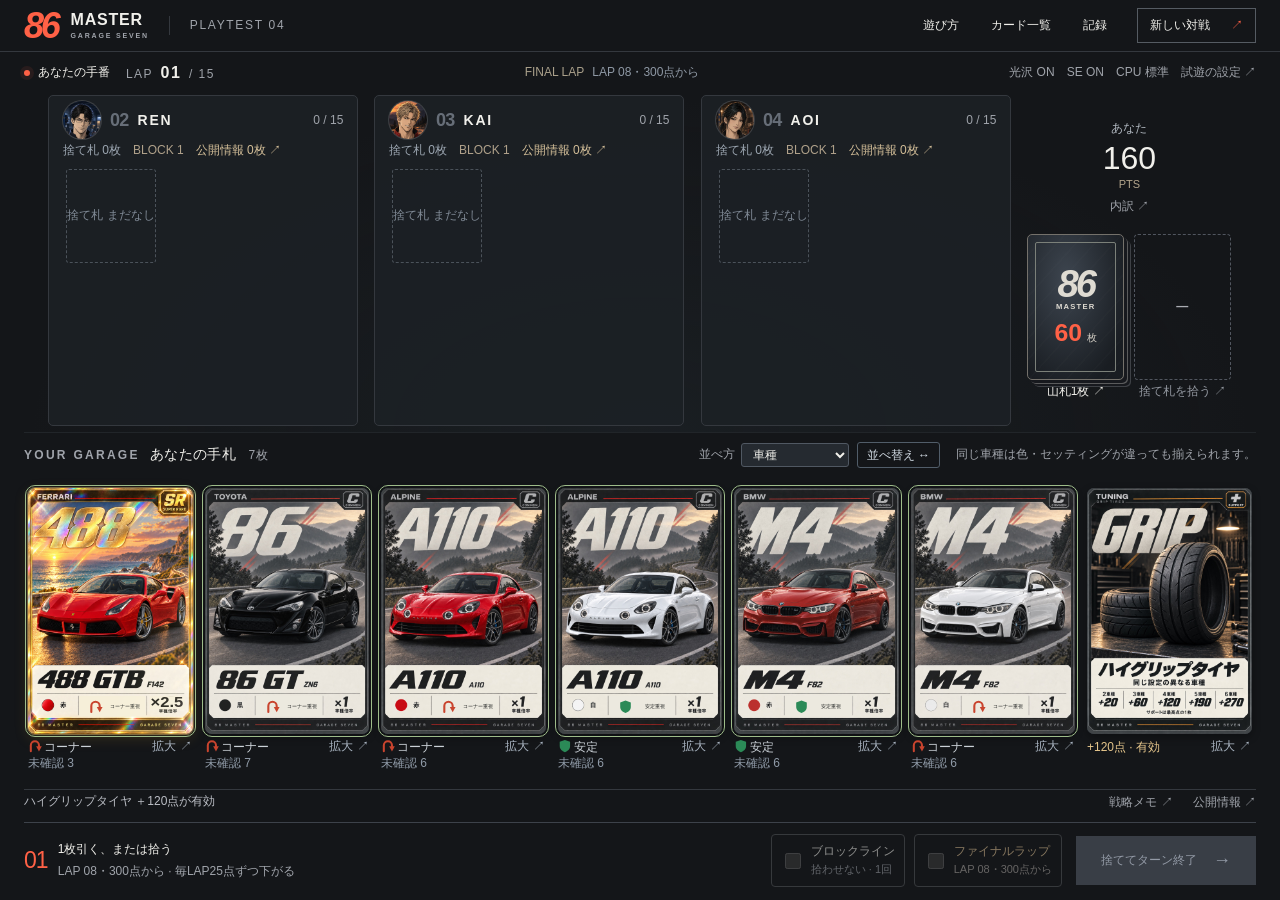
<file: index.html>
<!doctype html>
<html lang="ja">
  <head>
    <meta charset="UTF-8" />
    <meta name="viewport" content="width=device-width, initial-scale=1" />
    <meta name="robots" content="noindex, nofollow" />
    <meta name="theme-color" content="#141619" />
    <meta
      name="description"
      content="7枚のガレージを育てる、スポーツカーカードゲーム。3人のCPUと対戦するプレイテスト版。"
    />
    <link
      rel="icon"
      type="image/svg+xml"
      href="data:image/svg+xml,%3Csvg xmlns='http://www.w3.org/2000/svg' viewBox='0 0 64 64'%3E%3Crect width='64' height='64' rx='12' fill='%23141619'/%3E%3Cpath d='M15 18h34v7H15zm0 14h25v7H15zm0 14h17v7H15z' fill='%23ff4e35'/%3E%3C/svg%3E"
    />
    <link rel="stylesheet" href="styles.css" />
    <link rel="stylesheet" href="src/card-art.css" />
    <link rel="stylesheet" href="src/game-layout.css" />
    <link rel="stylesheet" href="src/hand-order.css" />
    <link rel="stylesheet" href="src/final-lap.css" />
    <link rel="stylesheet" href="src/master.css" />
    <link rel="stylesheet" href="src/grand-prix.css" />
    <title>86 MASTER — Garage Seven</title>
  </head>
  <body>
    <div id="app"></div>
    <noscript>このゲームを遊ぶにはJavaScriptを有効にしてください。</noscript>
    <script type="module" src="src/app.js"></script>
  </body>
</html>
</file>
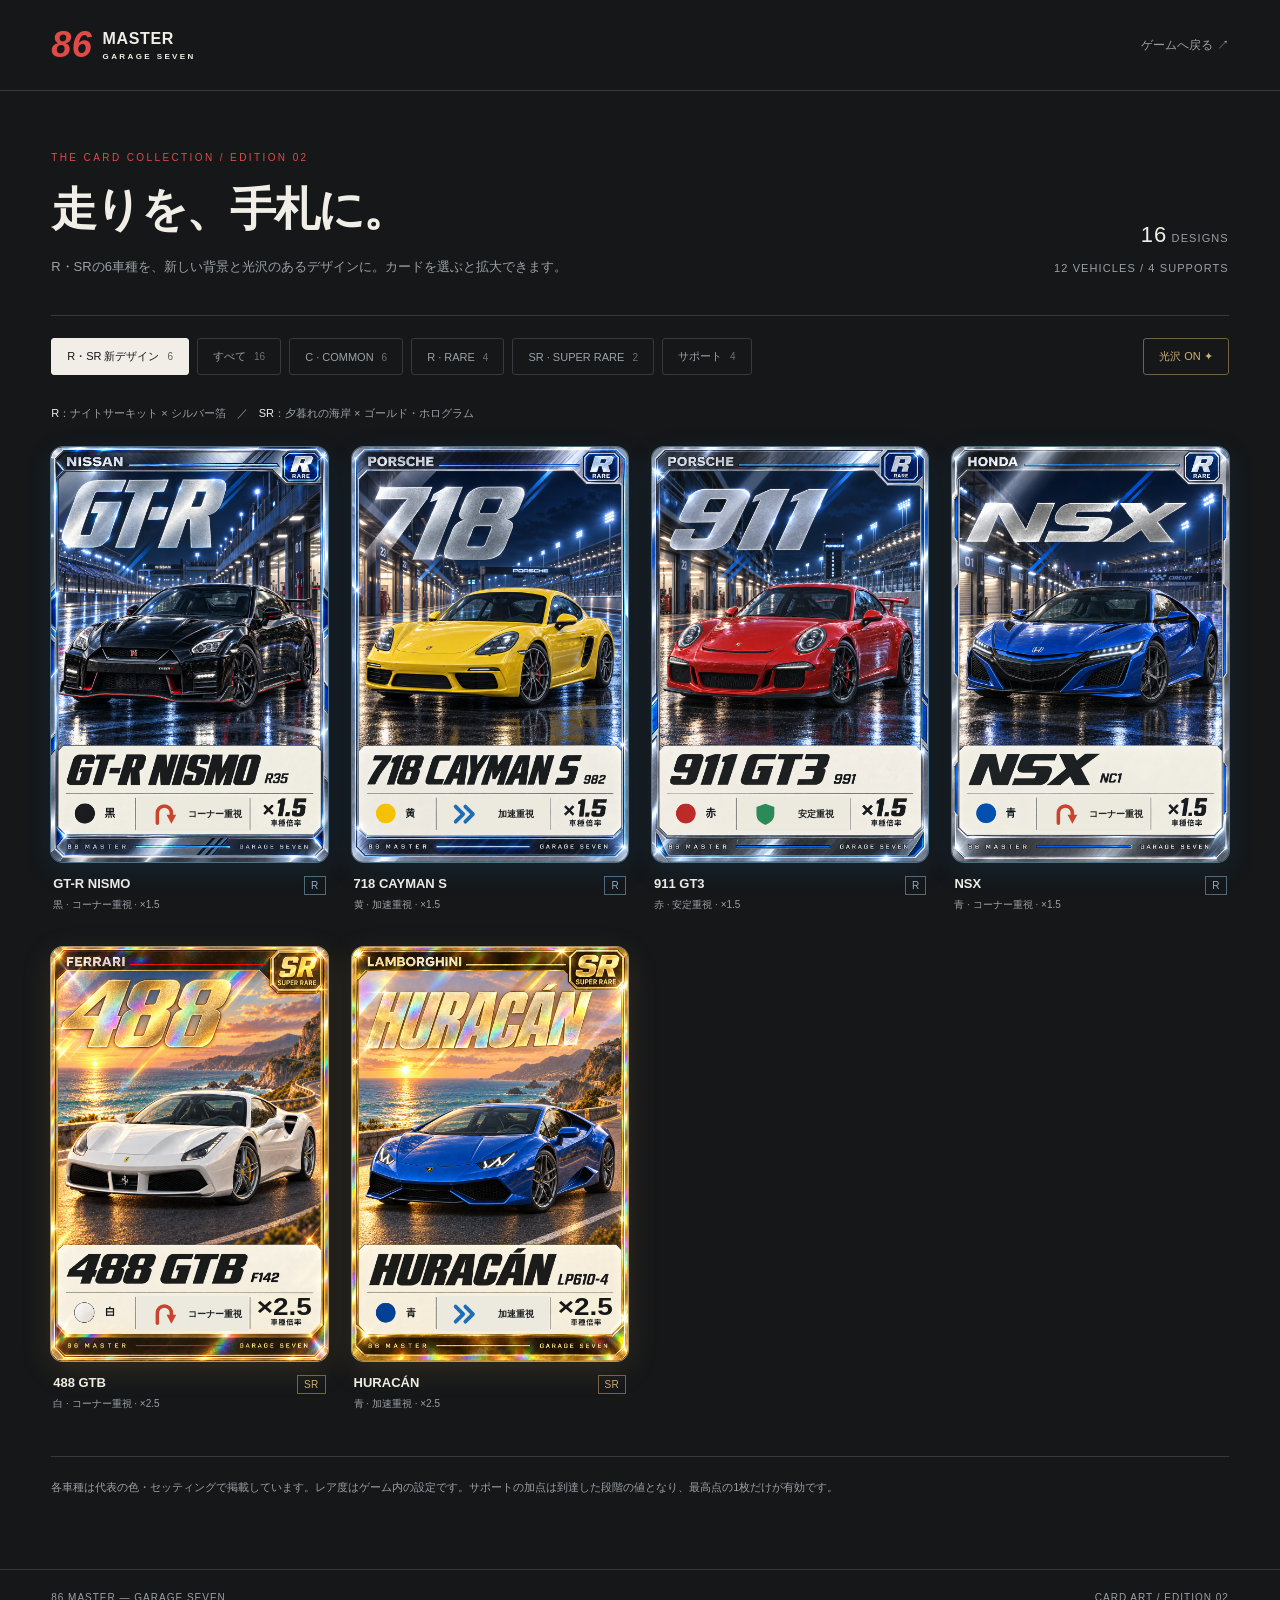
<file: cards.html>
<!doctype html>
<html lang="ja">
  <head>
    <meta charset="utf-8" />
    <meta name="viewport" content="width=device-width, initial-scale=1" />
    <meta name="robots" content="noindex, nofollow" />
    <meta name="theme-color" content="#17191c" />
    <title>カードコレクション | 86 MASTER</title>
    <link rel="stylesheet" href="src/card-art.css" />
    <style>
      :root {
        color-scheme: dark;
        --bg: #151719;
        --panel: #1d2023;
        --ink: #f0eee6;
        --muted: #9ca1a6;
        --line: #363a3e;
        --red: #df4c47;
        --amber: #d1af70;
        --blue: #94aec6;
      }
      * {
        box-sizing: border-box;
      }
      body {
        margin: 0;
        background: var(--bg);
        color: var(--ink);
        font-family: Arial, 'Hiragino Kaku Gothic ProN', 'Noto Sans JP', sans-serif;
      }
      button,
      input {
        font: inherit;
      }
      button,
      a {
        -webkit-tap-highlight-color: transparent;
      }
      button {
        cursor: pointer;
      }
      a {
        color: inherit;
      }
      button:focus-visible,
      a:focus-visible {
        outline: 3px solid var(--red);
        outline-offset: 5px;
      }
      header {
        border-bottom: 1px solid var(--line);
        padding: 24px 4vw;
        display: flex;
        justify-content: space-between;
        gap: 24px;
        align-items: center;
      }
      .brand {
        text-decoration: none;
        display: flex;
        gap: 10px;
        align-items: center;
        font-weight: 800;
        letter-spacing: 0.04em;
      }
      .brand b {
        color: var(--red);
        font-size: 36px;
        font-style: italic;
      }
      .brand small {
        display: block;
        font-size: 8px;
        letter-spacing: 0.3em;
        margin-top: 4px;
      }
      header > a:last-child {
        font-size: 12px;
        text-decoration: none;
        color: var(--muted);
      }
      main {
        max-width: 1560px;
        margin: auto;
        padding: 56px 4vw 72px;
      }
      .eyebrow {
        font-size: 10px;
        letter-spacing: 0.24em;
        color: var(--red);
      }
      .intro {
        display: flex;
        justify-content: space-between;
        align-items: end;
        gap: 24px;
        margin-bottom: 36px;
      }
      h1 {
        font-size: clamp(26px, 4vw, 46px);
        letter-spacing: -0.04em;
        margin: 14px 0;
      }
      p {
        font-size: 13px;
        line-height: 1.85;
        color: var(--muted);
        margin: 0;
      }
      .edition {
        font-size: 11px;
        color: var(--muted);
        letter-spacing: 0.1em;
        white-space: nowrap;
        text-align: right;
        line-height: 2;
      }
      .edition strong {
        color: var(--ink);
        font-size: 22px;
        font-weight: 500;
      }
      .filters {
        display: flex;
        gap: 8px;
        flex-wrap: wrap;
        border-top: 1px solid var(--line);
        padding: 22px 0 28px;
      }
      .filters button {
        background: transparent;
        border: 1px solid var(--line);
        color: var(--muted);
        border-radius: 3px;
        font-size: 11px;
        padding: 10px 15px;
      }
      .filters button[aria-pressed='true'] {
        background: var(--ink);
        color: var(--bg);
        border-color: var(--ink);
      }
      .filters .count {
        font-size: 10px;
        opacity: 0.65;
        margin-left: 8px;
      }
      .grid {
        display: grid;
        grid-template-columns: repeat(4, minmax(0, 1fr));
        gap: 32px 24px;
      }
      .card {
        min-width: 0;
      }
      .card button {
        display: block;
        border: 0;
        padding: 0;
        width: 100%;
        background: transparent;
        border-radius: 12px;
        overflow: hidden;
        box-shadow: 0 10px 24px #0004;
        transition:
          transform 0.2s,
          box-shadow 0.2s;
      }
      .card button:hover {
        transform: translateY(-5px);
        box-shadow: 0 15px 32px #0008;
      }
      .card img {
        width: 100%;
        height: auto;
        aspect-ratio: 2/3;
        object-fit: contain;
        display: block;
        background: var(--panel);
      }
      .card-meta {
        padding: 14px 2px 0;
        display: flex;
        justify-content: space-between;
        gap: 12px;
        align-items: start;
      }
      .card h2 {
        font-size: 13px;
        margin: 0 0 5px;
        font-weight: 600;
      }
      .card p {
        font-size: 10px;
      }
      .badge {
        border: 1px solid var(--line);
        font-size: 10px;
        letter-spacing: 0.03em;
        padding: 3px 6px;
        color: var(--muted);
        white-space: nowrap;
      }
      .badge.R {
        border-color: #536a7b;
        color: var(--blue);
      }
      .badge.SR,
      .badge.SUPPORT {
        border-color: #736345;
        color: var(--amber);
      }
      .note {
        border-top: 1px solid var(--line);
        margin-top: 42px;
        padding-top: 20px;
        font-size: 11px;
      }
      footer {
        border-top: 1px solid var(--line);
        padding: 22px 4vw;
        font-size: 10px;
        color: var(--muted);
        letter-spacing: 0.1em;
        display: flex;
        justify-content: space-between;
        gap: 16px;
      }
      dialog {
        padding: 0;
        border: 1px solid var(--line);
        background: var(--bg);
        color: var(--ink);
        max-width: min(1040px, 94vw);
        width: max-content;
        max-height: 94vh;
        overflow: auto;
        box-shadow: 0 20px 80px #000b;
      }
      dialog::backdrop {
        background: #050608de;
        backdrop-filter: blur(6px);
      }
      .detail {
        display: grid;
        grid-template-columns: minmax(0, 520px) minmax(240px, 310px);
        align-items: center;
      }
      .detail > img {
        display: block;
        width: 100%;
        max-height: 88vh;
        object-fit: contain;
      }
      .detail-copy {
        padding: 35px 26px;
      }
      .detail-copy h2 {
        font-size: 26px;
        line-height: 1.4;
        margin: 14px 0;
      }
      .detail-copy dl {
        margin: 24px 0;
        display: grid;
        grid-template-columns: 75px 1fr;
        font-size: 12px;
        gap: 14px;
      }
      .detail-copy dt {
        color: var(--muted);
      }
      .detail-copy dd {
        margin: 0;
      }
      .detail-copy p {
        font-size: 12px;
      }
      .detail-copy .download {
        display: block;
        margin-top: 26px;
        background: var(--ink);
        color: var(--bg);
        padding: 13px;
        text-align: center;
        font-size: 12px;
        text-decoration: none;
      }
      .close {
        position: absolute;
        right: 10px;
        top: 10px;
        background: #16191ee8;
        color: var(--ink);
        border: 1px solid var(--line);
        width: 36px;
        height: 36px;
        font-size: 22px;
      }
      .error {
        padding: 30px;
        border: 1px solid var(--red);
        grid-column: 1/-1;
      }
      .visually-hidden {
        position: absolute;
        width: 1px;
        height: 1px;
        padding: 0;
        margin: -1px;
        overflow: hidden;
        clip: rect(0, 0, 0, 0);
        white-space: nowrap;
        border: 0;
      }
      @media (min-width: 1500px) {
        .grid {
          gap: 36px 30px;
        }
      }
      @media (max-width: 950px) {
        .grid {
          grid-template-columns: repeat(3, minmax(0, 1fr));
          gap: 24px 16px;
        }
        .intro {
          align-items: start;
        }
        .detail {
          grid-template-columns: minmax(0, 400px) 250px;
        }
        .detail-copy {
          padding: 30px 20px;
        }
      }
      @media (max-width: 650px) {
        header {
          padding: 16px 5vw;
        }
        .brand b {
          font-size: 30px;
        }
        main {
          padding: 32px 5vw 44px;
        }
        .intro {
          display: block;
          margin-bottom: 24px;
        }
        .edition {
          display: none;
        }
        .grid {
          grid-template-columns: repeat(2, minmax(0, 1fr));
          gap: 26px 12px;
        }
        .filters {
          gap: 6px;
          padding: 18px 0 24px;
        }
        .filters button {
          padding: 9px 10px;
          font-size: 10px;
        }
        .card h2 {
          font-size: 11px;
        }
        .card p {
          font-size: 9px;
        }
        .card-meta {
          gap: 5px;
        }
        .badge {
          font-size: 8px;
          padding: 3px;
        }
        .detail {
          display: block;
          max-width: 440px;
        }
        .detail > img {
          max-height: 70vh;
          width: 100%;
        }
        .detail-copy {
          padding: 25px;
        }
        .detail-copy h2 {
          font-size: 23px;
        }
        .note {
          font-size: 10px;
        }
        footer {
          font-size: 8px;
        }
      }
      .detail-art {
        position: relative;
        align-self: start;
        justify-self: center;
        width: min(100%, calc(88vh * 2 / 3));
        line-height: 0;
      }
      .detail-art > img {
        display: block;
        width: 100%;
        height: auto;
      }
      .detail-art .card-multiplier-label {
        height: 100%;
      }
      .card button {
        position: relative;
        isolation: isolate;
      }
      .card button.foil-R {
        box-shadow:
          0 0 0 1px #9dd8f770,
          0 8px 28px #1b77bf26;
      }
      .card button.foil-SR {
        box-shadow:
          0 0 0 1px #ffe2a999,
          0 8px 30px #ce9a402b;
      }
      .card button.foil-R::after,
      .card button.foil-SR::after {
        content: '';
        position: absolute;
        inset: 0 0 27%;
        pointer-events: none;
        z-index: 1;
        mix-blend-mode: screen;
        transform: translateX(-130%);
        background: linear-gradient(
          115deg,
          transparent 29%,
          #b4e6ff12 41%,
          #f2fbff80 49%,
          #c3ecff24 54%,
          transparent 67%
        );
        animation: foil-sweep 11s ease-in-out infinite;
      }
      .card button.foil-SR::after {
        background: linear-gradient(
          115deg,
          transparent 25%,
          #8ce9ff26 37%,
          #eaaeff42 44%,
          #ffffffad 49%,
          #ffe9a352 54%,
          #caffdb24 60%,
          transparent 70%
        );
        animation-duration: 9s;
      }
      .card:nth-child(2n) button::after {
        animation-delay: -3s;
      }
      .card:nth-child(3n) button::after {
        animation-delay: -6s;
      }
      .shine-off .card button::after {
        display: none;
      }
      body:has(dialog[open]) .card button::after {
        animation-play-state: paused;
      }
      #shine-toggle {
        margin-left: auto;
        border-color: #736345;
        color: var(--amber);
        background: transparent;
      }
      #shine-toggle[aria-pressed='false'] {
        border-color: var(--line);
        color: var(--muted);
      }
      .rarity-note {
        font-size: 11px;
        margin: 0 0 24px;
        color: var(--muted);
      }
      .rarity-note b {
        color: var(--ink);
        font-weight: 500;
      }
      @keyframes foil-sweep {
        0%,
        12% {
          transform: translateX(-130%);
          opacity: 0;
        }
        16% {
          opacity: 1;
        }
        40% {
          transform: translateX(130%);
          opacity: 0;
        }
        100% {
          transform: translateX(130%);
          opacity: 0;
        }
      }
      @media (max-width: 650px) {
        #shine-toggle {
          margin-left: 0;
        }
        .rarity-note {
          font-size: 10px;
          line-height: 1.9;
        }
      }
      @media (prefers-reduced-motion: reduce) {
        .card button {
          transition: none;
        }
        .card button::after {
          display: none;
          animation: none;
        }
      }
    </style>
  </head>
  <body>
    <header>
      <a class="brand" href="./"
        ><b>86</b><span>MASTER<small>GARAGE SEVEN</small></span></a
      ><a href="./">ゲームへ戻る ↗</a>
    </header>
    <main>
      <div class="intro">
        <div>
          <span class="eyebrow">THE CARD COLLECTION / EDITION 02</span>
          <h1>走りを、手札に。</h1>
          <p>R・SRの6車種を、新しい背景と光沢のあるデザインに。カードを選ぶと拡大できます。</p>
        </div>
        <div class="edition"><strong>16</strong> DESIGNS<br />12 VEHICLES / 4 SUPPORTS</div>
      </div>
      <nav class="filters" aria-label="カードの種類">
        <button type="button" data-filter="rare" aria-pressed="true">
          R・SR 新デザイン<span class="count">6</span>
        </button>
        <button type="button" data-filter="all" aria-pressed="false">すべて<span class="count">16</span></button>
        <button type="button" data-filter="C" aria-pressed="false">C · COMMON<span class="count">6</span></button>
        <button type="button" data-filter="R" aria-pressed="false">R · RARE<span class="count">4</span></button>
        <button type="button" data-filter="SR" aria-pressed="false">SR · SUPER RARE<span class="count">2</span></button>
        <button type="button" data-filter="support" aria-pressed="false">サポート<span class="count">4</span></button>
        <button type="button" id="shine-toggle" aria-pressed="true" aria-label="光沢アニメーションを切り替える">
          光沢 ON ✦
        </button>
      </nav>
      <p class="rarity-note">
        <b>R</b>：ナイトサーキット × シルバー箔　／　<b>SR</b>：夕暮れの海岸 × ゴールド・ホログラム
      </p>
      <p id="status" class="visually-hidden" role="status">カードを読み込んでいます</p>
      <div class="grid" id="cards"></div>
      <p class="note">
        各車種は代表の色・セッティングで掲載しています。レア度はゲーム内の設定です。サポートの加点は到達した段階の値となり、最高点の1枚だけが有効です。
      </p>
    </main>
    <footer><span>86 MASTER — GARAGE SEVEN</span><span>CARD ART / EDITION 02</span></footer>
    <dialog id="detail" aria-labelledby="detail-title">
      <button type="button" class="close" aria-label="閉じる">×</button>
      <div class="detail" id="detail-content"></div>
    </dialog>
    <script type="module">
      import { SUPPORT_BY_ID, MODEL_BY_ID, SETTINGS } from './src/data.js';
      import {
        multiplierLabelMarkup,
        settingIconMarkup,
        settingLabelMarkup,
        supportValueLabelMarkup,
      } from './src/card-art.js';
      // The manifest names the setting ("コーナー重視"); the game draws it by id.
      const settingOf = (card) => SETTINGS.find((setting) => setting.name === card.setting)?.id;
      const multiplierOverlay = (card) =>
        card.type === 'support'
          ? supportValueLabelMarkup({ type: card.type, supportId: card.id })
          : settingLabelMarkup({ type: card.type, modelId: card.id, settingId: settingOf(card) }) +
            multiplierLabelMarkup({ type: card.type, modelId: card.id });
      const gallery = document.querySelector('#cards');
      const dialog = document.querySelector('#detail');
      const escape = (value) =>
        String(value).replace(
          /[&<>"']/g,
          (c) => ({ '&': '&amp;', '<': '&lt;', '>': '&gt;', '"': '&quot;', "'": '&#39;' })[c],
        );
      let cards = [];
      function render(filter = 'rare') {
        const visible = cards.filter(
          (card) =>
            filter === 'all' ||
            (filter === 'rare' && ['R', 'SR'].includes(card.rarity)) ||
            card.rarity === filter ||
            card.type === filter,
        );
        gallery.innerHTML = visible
          .map(
            (card) =>
              `<article class="card"><button type="button" class="${['R', 'SR'].includes(card.rarity) ? 'foil-' + card.rarity : ''}" data-card="${escape(card.id)}" aria-label="${escape(card.name)}のデザインを拡大"><img src="${escape(card.image)}" alt="${escape(card.name)}のカードデザイン" width="1024" height="1536" loading="lazy" decoding="async">${multiplierOverlay(card)}</button><div class="card-meta"><div><h2>${escape(card.name)}</h2><p>${escape(card.type === 'vehicle' ? `${card.colorJa} · ${card.setting} · ${card.multiplier}` : card.condition)}</p></div><span class="badge ${card.rarity || 'SUPPORT'}">${card.rarity || 'SUPPORT'}</span></div></article>`,
          )
          .join('');
        document.querySelector('#status').textContent = `${visible.length}種類のカードを表示`;
      }
      function show(card) {
        const support = SUPPORT_BY_ID[card.id];
        const details =
          card.type === 'vehicle'
            ? `<dl><dt>メーカー</dt><dd>${escape(card.maker)}</dd><dt>型式・世代</dt><dd>${escape(card.generation)}</dd><dt>色</dt><dd>${escape(card.colorJa)}</dd><dt>設定</dt><dd>${settingOf(card) ? settingIconMarkup(settingOf(card)) : ''}${escape(card.setting)}</dd><dt>車種倍率</dt><dd>${escape(card.multiplier)}</dd></dl>`
            : `<p>${escape(support.description)}</p><dl>${support.levels.map((level) => `<dt>${level.count}${card.id === 'ecu' ? '組' : card.id === 'tires' ? '車種' : '枚'}</dt><dd>＋${level.points}点</dd>`).join('')}</dl><p>サポートは最高点の1枚だけが有効です。</p>`;
        document.querySelector('#detail-content').innerHTML =
          `<div class="detail-art"><img src="${escape(card.image)}" alt="${escape(card.name)}のカードデザイン" width="1024" height="1536">${multiplierOverlay(card)}</div><div class="detail-copy"><span class="eyebrow">${card.type === 'vehicle' ? 'VEHICLE CARD' : 'SUPPORT CARD'}</span><h2 id="detail-title">${escape(card.name)}</h2><span class="badge ${card.rarity || 'SUPPORT'}">${card.rarity || 'SUPPORT'}</span>${details}<a class="download" href="${escape(card.image)}" download="${escape(card.file)}">制作時の原画PNGを保存 ↓</a><p>画面の倍率と設定のアイコンは現行ルールに対応しています。原画は制作時の表記です。</p></div>`;
        dialog.showModal();
      }
      document.querySelector('.filters').addEventListener('click', (event) => {
        const button = event.target.closest('[data-filter]');
        if (!button) return;
        document
          .querySelectorAll('[data-filter]')
          .forEach((item) => item.setAttribute('aria-pressed', String(item === button)));
        render(button.dataset.filter);
      });
      document.querySelector('#shine-toggle').addEventListener('click', (event) => {
        const enabled = document.body.classList.toggle('shine-off') === false;
        event.currentTarget.setAttribute('aria-pressed', String(enabled));
        event.currentTarget.textContent = enabled ? '光沢 ON ✦' : '光沢 OFF';
      });
      gallery.addEventListener('click', (event) => {
        const button = event.target.closest('[data-card]');
        if (button) show(cards.find((card) => card.id === button.dataset.card));
      });
      dialog.querySelector('.close').addEventListener('click', () => dialog.close());
      dialog.addEventListener('click', (event) => {
        if (event.target === dialog) {
          const rect = dialog.getBoundingClientRect();
          if (
            event.clientX < rect.left ||
            event.clientX > rect.right ||
            event.clientY < rect.top ||
            event.clientY > rect.bottom
          )
            dialog.close();
        }
      });
      try {
        const response = await fetch('assets/cards/production-v2/manifest.json');
        if (!response.ok) throw new Error('manifest');
        // Manifest paths start at the site root; use them relative to this page.
        cards = (await response.json()).cards.map((card) => ({
          ...card,
          image: card.image.replace(/^\//, ''),
          ...(card.type === 'vehicle' ? { multiplier: '×' + MODEL_BY_ID[card.id].multiplier } : {}),
        }));
        render();
      } catch {
        gallery.innerHTML = '<p class="error">カードを読み込めませんでした。ページを再読み込みしてください。</p>';
        document.querySelector('#status').textContent = '読み込みに失敗しました';
      }
    </script>
  </body>
</html>
</file>
<file: styles.css>
@charset "UTF-8";
:root {
  color-scheme: dark;
  --bg: #141619;
  --panel: #1d2024;
  --line: #34383e;
  --text: #f1f0eb;
  --muted: #a0a4ab;
  --accent: #ff6146;
  --green: #a4d6b2;
  font-family: Inter, 'Helvetica Neue', Arial, 'Hiragino Kaku Gothic ProN', 'Noto Sans JP', sans-serif;
  font-synthesis: none;
}
* {
  box-sizing: border-box;
}
body {
  margin: 0;
  background: var(--bg);
  color: var(--text);
  font-size: 14px;
  line-height: 1.6;
}
button,
input,
a {
  -webkit-tap-highlight-color: transparent;
}
button,
input {
  font: inherit;
}
button:disabled {
  cursor: default;
}
button:focus-visible,
a:focus-visible,
input:focus-visible {
  outline: 3px solid #ffc5a3;
  outline-offset: 4px;
}
a {
  color: inherit;
  text-decoration: none;
}
button:not(:disabled),
a {
  touch-action: manipulation;
}
button {
  color: inherit;
  cursor: pointer;
  border: 0;
  background: none;
  transition:
    background 0.15s,
    border-color 0.15s,
    transform 0.15s;
}
h1,
h2,
h3,
p {
  margin: 0;
}
small {
  font-size: 12px;
}
input[type='checkbox'] {
  accent-color: var(--accent);
  width: 18px;
  height: 18px;
  flex: none;
}
::selection {
  background: #aa4836;
  color: white;
}
.brand small {
  display: block;
  color: var(--muted);
}
.header-nav {
  margin-left: auto;
  display: flex;
  align-items: center;
  gap: 8px;
}
.header-nav button:hover {
  background: #282c31;
}
.header-nav .new-game-button {
  border: 1px solid #555b62;
  margin-left: 10px;
}
.new-game-button span {
  margin-left: 18px;
  color: var(--accent);
}
.match-state {
  font-size: 12px;
  color: var(--muted);
  display: flex;
  align-items: center;
  gap: 8px;
}
.match-state:before {
  content: '';
  width: 6px;
  height: 6px;
  background: #7d838c;
  border-radius: 50%;
}
.match-state.your-turn {
  color: var(--text);
}
.your-turn:before {
  background: var(--accent);
  box-shadow: 0 0 0 4px #ff614616;
}
.lap-label {
  font-size: 12px;
  letter-spacing: 0.12em;
  color: var(--muted);
}
.lap-label strong {
  color: var(--text);
  font-size: 16px;
  margin: 0 3px;
}
.text-button {
  font-size: 12px;
  color: var(--muted);
  padding: 4px 0;
}
.text-button:hover {
  color: var(--text);
}
.opponent.active {
  border-color: #bd674e;
  background: #252222;
}
.opponent.active:before {
  position: absolute;
  content: '';
  top: -1px;
  left: 18px;
  width: 32px;
  height: 3px;
  background: var(--accent);
}
.opponent.active .driver-number {
  color: var(--accent);
}
.opponent-head strong {
  letter-spacing: 0.12em;
}
.opponent-status {
  margin-left: auto;
  font-size: 12px;
  color: var(--muted);
  white-space: nowrap;
}
.opponent.active .opponent-status {
  color: #ffa58d;
}
.deck-card {
  height: 166px;
  width: 125px;
  border: 1px solid #74716b;
  box-shadow:
    3px 3px 0 #17191e,
    4px 4px 0 #5a5b5c,
    6px 6px 0 #17191e,
    7px 7px 0 #3e4146;
  border-radius: 5px;
  display: flex;
  flex-direction: column;
  align-items: center;
  justify-content: center;
  position: relative;
  overflow: hidden;
  padding: 0;
}
.deck-card:before {
  content: '';
  position: absolute;
  border: 1px solid #454950;
  border-radius: 2px;
}
.deck-brand small {
  display: block;
}
.deck-count {
  font-weight: 600;
  color: var(--accent);
  font-size: clamp(15px, 15cqh, 24px);
  line-height: 1.2;
  white-space: nowrap;
}
.deck-count small {
  color: #d1ccc2;
}
.deck-card:not(:disabled):hover {
  border-color: var(--accent);
  transform: translateY(-3px);
}
.source-label {
  width: 100%;
  text-align: left;
  padding: 13px 0 0;
  white-space: nowrap;
  padding-top: 4px;
  font-size: 12px;
  line-height: 20px;
  display: flex;
  align-items: center;
  justify-content: space-between;
  gap: 2px;
}
.source-label:disabled {
  color: #9398a0;
}
.pickup-button {
  display: block;
  padding: 0;
  width: 100%;
  text-align: left;
  border-radius: 5px;
}
.pickup-button:not(:disabled):hover {
  transform: translateY(-3px);
}
.pickup-button:not(:disabled):hover .game-card {
  box-shadow: 0 0 0 2px var(--accent);
}
.empty-pickup {
  border: 1px dashed #51565f;
  border-radius: 5px;
  height: 166px;
  display: flex;
  flex-direction: column;
  justify-content: center;
  align-items: center;
  color: #a9acb2;
  text-align: center;
}
.empty-pickup strong {
  letter-spacing: 0.06em;
}
.score-total > strong {
  font-weight: 500;
}
.score-total > span {
  color: var(--muted);
}
.score-delta.positive {
  color: var(--green);
}
.score-delta.negative {
  color: #ffa185;
}
.score-totals b {
  color: #e0e1e2;
  margin-left: 5px;
  font-weight: 500;
  font-size: 12px;
}
.score-breakdown li {
  display: flex;
  justify-content: space-between;
  gap: 12px;
  font-size: 12px;
  padding: 1px 0;
  line-height: 1.7;
}
.score-breakdown b {
  font-weight: 400;
  color: var(--muted);
  margin-left: 5px;
}
.score-breakdown strong {
  font-weight: 500;
}
.score-breakdown .support-score {
  color: #d5c199;
}
.hand-heading p {
  color: var(--muted);
}
.game-card {
  position: relative;
  min-width: 0;
  background: #eeeae1;
  color: #24272c;
  border: 1px solid #eeeae1;
  border-radius: 5px;
  min-height: 220px;
  width: 100%;
  padding: 12px;
  text-align: left;
  display: flex;
  flex-direction: column;
  box-shadow: 0 3px 8px #0003;
}
.game-card:after {
  position: absolute;
  content: '';
  top: 0;
  left: 0;
  right: 0;
  height: 4px;
  background: var(--card-color);
  border-radius: 4px 4px 0 0;
}
.game-card.linked {
  border-bottom: 3px solid #c2a575;
}
.game-card.new-card {
  box-shadow: 0 0 0 2px #c3cfb5;
}
.game-card.selected {
  box-shadow: 0 0 0 3px var(--accent);
  transform: translateY(-5px);
}
button.game-card:not(:disabled):hover {
  transform: translateY(-5px);
}
button.game-card.locked {
  background: #d8ded4;
  opacity: 1;
}
.new-label {
  position: absolute;
  top: -13px;
  left: 8px;
  padding: 1px 7px;
  background: #c3cfb5;
  color: #263a2a;
  border-radius: 2px;
  font-size: 9px;
  font-weight: 600;
  white-space: nowrap;
}
.selection-tick {
  position: absolute;
  right: 8px;
  top: -12px;
  background: var(--accent);
  color: #181a1c;
  width: 23px;
  height: 23px;
  border-radius: 50%;
  text-align: center;
  font-size: 14px;
  font-weight: 800;
}
.support-card {
  background: #e5ddcb;
  border-color: #e5ddcb;
}
.support-hint {
  color: #d3bd94;
  text-align: right;
}
.game-card.compact {
  height: 166px;
  min-height: 166px;
  padding: 9px;
}
.action-dock {
  bottom: 0;
  left: 0;
  right: 0;
  border-top: 1px solid #3d424a;
  align-items: center;
  position: static;
  display: flex;
  flex-wrap: nowrap;
  padding: 8px 0 0;
  min-width: 0;
  box-shadow: none;
  background: transparent;
  backdrop-filter: none;
  z-index: auto;
  gap: 14px;
}
.turn-instruction strong {
  display: block;
  font-weight: 500;
  overflow-wrap: anywhere;
  white-space: nowrap;
  overflow: hidden;
  text-overflow: ellipsis;
}
.turn-instruction div > span {
  color: var(--muted);
}
.block-control.armed {
  border-color: var(--accent);
  background: #432b24;
}
.block-control:has(input:disabled) {
  opacity: 0.55;
  cursor: default;
}
.block-control strong {
  font-weight: 500;
}
.block-control small {
  display: block;
  color: var(--muted);
}
.primary-button,
.secondary-button {
  font-size: 12px;
  padding: 13px 18px;
  min-height: 46px;
  border: 1px solid transparent;
  font-weight: 500;
  display: inline-flex;
  justify-content: center;
  align-items: center;
  gap: 20px;
}
.primary-button {
  background: var(--accent);
  color: #161719;
}
.primary-button:not(:disabled):hover {
  background: #ff8269;
}
.primary-button:disabled {
  background: #393e46;
  color: #939aa6;
}
.secondary-button {
  border-color: #626770;
  background: #272b30;
  color: #f0efeb;
}
.secondary-button:not(:disabled):hover {
  background: #343a41;
}
.secondary-button:disabled {
  opacity: 0.4;
}
.discard-confirm span {
  font-size: 18px;
}
.muted {
  color: var(--muted);
}
.game-dialog {
  width: min(820px, calc(100vw - 32px));
  max-height: 87dvh;
  border: 1px solid #51565e;
  border-radius: 6px;
  padding: 0;
  background: #202328;
  color: var(--text);
  box-shadow: 0 24px 100px #0009;
  overflow: auto;
}
.game-dialog::backdrop {
  background: #090b0edb;
  backdrop-filter: blur(4px);
}
.dialog-head {
  position: sticky;
  top: 0;
  background: #202328;
  z-index: 2;
  display: flex;
  align-items: center;
  justify-content: space-between;
  padding: 18px 26px;
  border-bottom: 1px solid var(--line);
}
.dialog-head h2 {
  font-size: 18px;
  font-weight: 500;
}
.close-dialog {
  width: 36px;
  height: 36px;
  border: 1px solid #555b64;
  font-size: 23px;
  line-height: 1;
}
.close-dialog:hover {
  background: #343a41;
}
.dialog-body {
  padding: 24px 26px 30px;
}
.dialog-lead {
  font-size: 16px !important;
  color: #f0efeb !important;
  margin-bottom: 14px !important;
}
.dialog-body p {
  font-size: 13px;
  color: #b4bac3;
  line-height: 1.9;
  margin: 10px 0;
}
.dialog-body h3 {
  font-size: 15px;
  font-weight: 600;
  margin: 30px 0 12px;
}
.rules-steps {
  padding-left: 22px;
  font-size: 13px;
  color: #c8cbd1;
}
.rules-steps li {
  padding: 5px 0 5px 4px;
}
.rule-callout {
  background: #2d3032;
  border-left: 2px solid #c7ad7e;
  padding: 14px 18px;
  font-size: 12px;
  color: #e1d5ba;
  margin: 20px 0;
}
.table-scroll {
  overflow: auto;
}
table {
  border-collapse: collapse;
  width: 100%;
  font-size: 12px;
  margin: 16px 0;
  text-align: left;
}
th,
td {
  padding: 11px 12px;
  border-bottom: 1px solid #3c424a;
  white-space: nowrap;
}
thead {
  font-size: 12px;
  color: var(--muted);
}
th {
  font-weight: 500;
}
tbody th {
  background: #272b30;
}
td strong {
  font-size: 12px;
  font-weight: 500;
}
td small {
  display: block;
  color: var(--muted);
  font-size: 12px;
}
.badge {
  font-size: 10px;
  border: 1px solid #69716f;
  padding: 2px 6px;
}
.badge.r {
  color: #b5d4e5;
  border-color: #5b7786;
}
.badge.sr {
  color: #e2c78d;
  border-color: #927e50;
}
.rule-support {
  padding: 18px 0;
  border-bottom: 1px solid #3c424a;
}
.rule-support > strong {
  font-size: 13px;
}
.rule-support p {
  margin: 4px 0 10px;
}
.form-check {
  display: flex;
  align-items: center;
  gap: 10px;
  margin: 20px 0;
  font-size: 13px;
}
.modal-actions {
  display: flex;
  justify-content: flex-end;
  gap: 12px;
  margin-top: 32px;
}
.dialog-tabs {
  display: flex;
  border-bottom: 1px solid #464e58;
  gap: 18px;
  margin-bottom: 20px;
  overflow: auto;
}
.dialog-tabs button {
  font-size: 12px;
  color: #abb2bc;
  padding: 7px 0 12px;
  white-space: nowrap;
  border-bottom: 2px solid transparent;
}
.dialog-tabs button.active {
  color: #ffab96;
  border-bottom-color: var(--accent);
}
.history-event {
  display: flex;
  gap: 18px;
  border-bottom: 1px solid #343a41;
  align-items: baseline;
}
.history-event > span {
  font-size: 12px;
  color: #8e959e;
  flex: none;
}
.history-event p {
  margin: 9px 0;
  font-size: 12px;
}
.history-event.block p {
  color: #ffb7a6;
}
.history-event.pickup p {
  color: #cee3bc;
}
.history-event.draw p {
  color: #8e959e;
}
.history-card-grid {
  display: grid;
  gap: 20px 12px;
}
.history-card-label {
  display: block;
  font-size: 12px;
  color: var(--muted);
  margin-top: 7px;
}
.empty-state {
  padding: 40px 0;
  text-align: center;
  color: var(--muted);
  font-size: 13px;
}
.finish-heading p {
  color: var(--muted);
  font-size: 13px;
}
.result-player.winner {
  border-color: #c39c61;
}
.result-player-head {
  display: flex;
  gap: 18px;
  align-items: center;
  margin: 0;
}
.rank {
  font-size: 32px;
  color: #939ba6;
  font-weight: 300;
}
.winner .rank {
  color: #dbc08d;
}
.result-player h2 small {
  font-weight: 400;
  font-size: 12px;
  color: var(--muted);
  letter-spacing: 0;
}
.result-player-head > div > span {
  font-size: 12px;
  color: var(--muted);
}
.result-score {
  margin-left: auto;
}
.result-score strong {
  font-weight: 400;
  letter-spacing: -0.04em;
  margin-right: 10px;
}
.result-hand .compact {
  height: 180px;
}
.result-details > span {
  margin-right: 24px;
}
.result-details p {
  color: var(--muted);
}
@media (min-width: 1450px) {
  .game-card {
    min-height: 235px;
  }
}
@media (max-width: 900px) {
  .prototype-tag {
    display: none;
  }
  .deck-card {
    width: 112px;
  }
  .score-totals {
    flex-wrap: wrap;
  }
  .score-totals b {
    margin-left: 3px;
  }
}
@media (max-width: 650px) {
  .header-nav {
    gap: 0;
  }
  .header-nav .new-game-button {
    border: 0;
    margin-left: 0;
    padding-right: 0;
    font-size: 0;
  }
  .new-game-button span {
    font-size: 19px;
    margin-left: 4px;
  }
  .match-state {
    font-size: 11px;
  }
  .lap-label {
    font-size: 11px;
    letter-spacing: 0.05em;
  }
  .lap-label strong {
    font-size: 12px;
  }
  .opponent-status {
    font-size: 11px;
    margin-left: auto;
  }
  .deck-card {
    height: 133px;
    width: 100%;
  }
  .empty-pickup {
    height: 133px;
  }
  .source-label {
    letter-spacing: -0.03em;
  }
  .score-heading .text-button {
    display: block;
  }
  .score-totals > span {
    justify-content: space-between;
  }
  .score-breakdown li {
    gap: 4px;
  }
  .score-breakdown li > span {
    overflow-wrap: anywhere;
  }
  .score-breakdown b {
    margin-left: 2px;
  }
  .hand-scroll {
    scrollbar-width: thin;
  }
  .game-card {
    min-height: 212px;
    padding: 11px;
  }
  .hand-footnote > span {
    display: block;
  }
  .support-hint {
    text-align: left;
    margin-top: 5px;
  }
  .game-dialog {
    width: calc(100vw - 20px);
    max-height: 90dvh;
  }
  .dialog-head {
    padding: 13px 16px;
  }
  .dialog-head h2 {
    font-size: 16px;
  }
  .dialog-body {
    padding: 16px;
  }
  .dialog-body p,
  .rules-steps {
    font-size: 12px;
  }
  .dialog-lead {
    font-size: 14px !important;
  }
  .dialog-body h3 {
    font-size: 14px;
  }
  .rule-callout {
    font-size: 11px;
    padding: 12px;
  }
  .dialog-tabs {
    gap: 14px;
  }
  .dialog-tabs button {
    font-size: 11px;
  }
  th,
  td {
    padding: 9px 8px;
    font-size: 11px;
  }
  .history-card-grid .compact {
    padding: 7px;
  }
  .finish-heading p {
    font-size: 12px;
  }
  .result-player-head {
    gap: 12px;
  }
  .result-player-head > div > span {
    font-size: 11px;
  }
  .result-score strong {
    margin-right: 6px;
  }
  .result-details > span {
    margin-right: 14px;
  }
}
html {
  scroll-padding-bottom: 125px;
}
.hand-section .game-card {
  scroll-margin-bottom: 125px;
}
@media (max-width: 650px) {
  .action-dock {
    grid-template-columns: repeat(2, minmax(0, 1fr));
  }
  .turn-instruction {
    grid-column: 1/-1;
  }
  .block-control {
    min-width: 0;
  }
  .block-control strong {
    white-space: nowrap;
  }
  .action-dock > .secondary-button {
    grid-column: 1/-1;
  }
  .action-dock:has(> .secondary-button) {
    grid-template-columns: 1fr;
  }
  html {
    scroll-padding-bottom: 155px;
  }
  .hand-section .game-card {
    scroll-margin-bottom: 155px;
  }
}
@media (prefers-reduced-motion: reduce) {
  *,
  *:before,
  *:after {
    transition: none !important;
    animation: none !important;
    scroll-behavior: auto !important;
  }
}

/* Playtest 02: visible plans and public-information decisions. */
.public-memory:hover {
  color: #ffe1a8;
}
.strategy-strip {
  display: grid;
  grid-template-columns: minmax(0, 1.45fr) minmax(260px, 1fr);
  gap: 20px;
  margin-top: 20px;
}
.tuning-plans,
.opponent-read {
  border: 1px solid var(--line);
  background: #1b1e22;
  padding: 16px 18px;
  min-width: 0;
}
.strategy-title {
  display: flex;
  align-items: center;
  justify-content: space-between;
  gap: 14px;
  margin-bottom: 12px;
}
.strategy-title > span:last-child {
  font-size: 12px;
  color: var(--muted);
}
.strategy-title > strong {
  font-size: 12px;
  font-weight: 500;
}
.support-plan + .support-plan {
  margin-top: 18px;
  padding-top: 16px;
  border-top: 1px solid var(--line);
}
.support-plan > div:first-child {
  display: flex;
  gap: 12px;
  justify-content: space-between;
  align-items: baseline;
}
.support-plan strong {
  font-size: 12px;
  font-weight: 500;
}
.support-plan > div > span {
  font-size: 12px;
  color: var(--muted);
}
.support-plan.active > div > span {
  color: #dfc899;
}
.support-ladder {
  display: flex;
  gap: 5px;
  margin: 10px 0;
}
.support-ladder > span {
  flex: 1;
  text-align: center;
  font-size: 9px !important;
  border: 1px solid #42484e;
  background: #24282d;
  padding: 5px 3px;
  color: #a4abb4;
}
.support-ladder b {
  display: block;
  font-size: 13px;
  font-weight: 500;
}
.support-ladder .reached {
  background: #383329;
  border-color: #917949;
  color: #f1d8a4 !important;
}
.support-plan p,
.opponent-read p,
.no-plan {
  font-size: 12px;
  color: #afb5be;
  line-height: 1.8;
}
.opponent-read .text-button {
  margin-top: 10px;
  color: #d0b68b;
}
.opponent-read small {
  display: block;
  font-size: 12px;
  color: #969ea8;
  margin-top: 6px;
}
.opponent-read.caution {
  border-color: #b06d49;
}
.block-hint {
  display: block;
  font-size: 12px;
  color: #f5b396;
  margin-top: 8px;
}
.intel-cards {
  display: grid;
  grid-template-columns: repeat(auto-fill, minmax(118px, 1fr));
  gap: 12px;
}
.intel-cards > div {
  max-width: 145px;
}
.intel-cards small {
  font-size: 12px;
  color: var(--muted);
}
.intel-player {
  border-top: 1px solid var(--line);
  margin-top: 18px;
}
.intel-river-title {
  margin: 14px 0 8px;
  font-size: 13px;
}
.intel-river-title small {
  margin-left: 8px;
  font-size: 12px;
  font-weight: 400;
  color: var(--muted);
}
.intel-river {
  display: grid;
  grid-template-columns: repeat(auto-fill, 56px);
  gap: 6px;
}
.intel-river > div {
  position: relative;
}
.intel-river .game-card.art-card {
  width: 100%;
  min-width: 0;
  border-radius: 3px;
}
.intel-river .picked .game-card.art-card {
  filter: brightness(0.6) saturate(0.6);
}
.intel-river span {
  position: absolute;
  bottom: 0;
  left: 0;
  right: 0;
  font-size: 9px;
  line-height: 12px;
  text-align: center;
  color: #e8e2d1;
  background: #111c;
  white-space: nowrap;
  border-radius: 0 0 3px 3px;
}
.intel-player h3 small {
  color: #d1b786;
  margin-left: 12px;
  font-size: 12px;
}
@media (min-width: 651px) and (max-width: 1100px) {
  .hand-cards .game-card {
    min-height: 218px;
  }
  .strategy-strip {
    grid-template-columns: minmax(0, 1.25fr) minmax(230px, 1fr);
  }
}
@media (max-width: 650px) {
  .strategy-strip {
    grid-template-columns: 1fr;
    gap: 12px;
    margin-top: 14px;
  }
  .tuning-plans,
  .opponent-read {
    padding: 13px;
  }
  .strategy-title {
    gap: 8px;
  }
  .strategy-title > span:last-child {
    font-size: 11px;
  }
  .support-plan strong {
    font-size: 11px;
  }
  .support-plan > div > span {
    font-size: 11px;
  }
  .support-ladder b {
    font-size: 12px;
  }
  .support-plan p,
  .opponent-read p,
  .no-plan {
    font-size: 11px;
  }
  .intel-cards {
    grid-template-columns: repeat(2, minmax(0, 1fr));
  }
}
.seed-field {
  display: block;
  font-size: 13px;
  margin: 20px 0;
}
.seed-field > span {
  font-size: 12px;
  color: var(--muted);
  margin-left: 12px;
}
.seed-field input {
  display: block;
  width: 100%;
  background: #16191d;
  color: var(--text);
  border: 1px solid #515a65;
  padding: 12px;
  margin-top: 8px;
  font: inherit;
  border-radius: 3px;
}
.seed-field input::placeholder {
  color: #939ca6;
  font-size: 12px;
}
.attribute-goals {
  margin-top: 16px;
  border-top: 1px solid var(--line);
  padding-top: 12px;
}
.attribute-goals > span {
  font-size: 12px;
  color: var(--muted);
}
.attribute-goals p {
  display: flex;
  justify-content: space-between;
  gap: 12px;
  font-size: 12px;
  margin: 6px 0;
}
.attribute-goals strong,
.attribute-goals b {
  font-weight: 500;
}
.attribute-goals b {
  color: #b7d1e4;
}
.attribute-goals small {
  font-size: 12px;
  color: var(--muted);
  line-height: 1.6;
  display: block;
  margin-top: 8px;
}
.exhausted-note {
  font-size: 12px;
  color: #d7ac91;
  margin-top: 14px;
  padding-top: 12px;
  border-top: 1px solid #4e413a;
  line-height: 1.8;
}
@media (max-width: 650px) {
  .hand-cards .game-card {
    padding-bottom: 9px;
  }
}
</file>
<file: src/card-art.css>
/* Full approved 2:3 artwork, shared by the table, hand, details and results. */
.game-card.art-card {
  padding: 0;
  min-height: 0;
  height: auto;
  aspect-ratio: 2/3;
  background: #202328;
  border: 0;
  border-radius: 7px;
  display: block;
  text-align: left;
  isolation: isolate;
  box-shadow: 0 3px 9px #0005;
  overflow: visible;
  flex: none;
}
.game-card.art-card:after {
  display: none;
}
.art-card .card-visual {
  position: relative;
  overflow: hidden;
  aspect-ratio: 2/3;
  width: 100%;
  height: 100%;
  border-radius: inherit;
  background: #242b32;
}
.art-card .vehicle-art {
  display: block;
  width: 100%;
  height: 100%;
  object-fit: contain;
  user-select: none;
  pointer-events: none;
}
.card-setting-label,
.card-multiplier-label {
  position: absolute;
  inset: 0;
  width: 100%;
  height: 100%;
  pointer-events: none;
  font-family: 'Hiragino Kaku Gothic ProN', 'Noto Sans JP', sans-serif;
}
/* The setting's shape beside text (hand status, card details). */
.setting-icon {
  display: inline-block;
  width: 1.15em;
  height: 1.15em;
  margin-right: 0.2em;
  vertical-align: -0.2em;
  flex: none;
}
.setting-paper {
  fill: #ece9df;
}
.rarity-r .setting-paper {
  fill: #eeede2;
}
.rarity-sr .setting-paper {
  fill: #f6efd9;
}
.game-card.art-card.rarity-r {
  box-shadow:
    0 0 0 1px #94c3ec55,
    0 4px 12px #062c5840;
}
.game-card.art-card.rarity-sr {
  box-shadow:
    0 0 0 1px #e3c27570,
    0 4px 14px #b7892435;
}
.art-card .card-foil {
  position: absolute;
  inset: 0;
  pointer-events: none;
  opacity: 0;
}
.art-card.rarity-r .card-foil,
.art-card.rarity-sr .card-foil {
  opacity: 1;
  background: linear-gradient(112deg, transparent 30%, #d5eeff12 41%, #fff8 48%, #c7ebff22 54%, transparent 65%);
  background-size: 300% 100%;
  animation: card-reflection 9s ease-in-out infinite;
  mix-blend-mode: screen;
}
.art-card.rarity-sr .card-foil {
  background-image: linear-gradient(
    112deg,
    transparent 28%,
    #fff2a424 39%,
    #ffcaff58 45%,
    #ffffffa0 49%,
    #aff8ec50 54%,
    #ffe29822 60%,
    transparent 69%
  );
  animation-duration: 11s;
}
.hand-card-slot:nth-child(2n) .card-foil {
  animation-delay: -3s;
}
.hand-card-slot:nth-child(3n) .card-foil {
  animation-delay: -6s;
}
@keyframes card-reflection {
  0%,
  62% {
    background-position: 150% 0;
    opacity: 0;
  }
  68% {
    opacity: 0.75;
  }
  86% {
    opacity: 0.75;
  }
  100% {
    background-position: -50% 0;
    opacity: 0;
  }
}
.shine-off .card-foil {
  display: none;
}
#app:has(dialog[open]) main .card-foil {
  animation-play-state: paused;
}
.game-card.art-card.selected {
  outline: 3px solid #ff6346;
  outline-offset: 2px;
  box-shadow: 0 8px 24px #0007;
  transform: translateY(-3px);
}
.game-card.art-card.linked:not(.selected) {
  outline: 1px solid #9ebc8a;
  outline-offset: 2px;
}
.game-card.art-card.locked {
  opacity: 1;
  cursor: not-allowed;
}
.art-card.locked .new-label {
  background: #40536a;
  color: #fff;
}
.art-card .selection-tick {
  z-index: 3;
  top: 6px;
  right: 6px;
  box-shadow: 0 1px 7px #0008;
}
.art-card .new-label {
  z-index: 3;
  top: -8px;
  left: 5px;
  font-size: 9px;
  line-height: 17px;
  padding: 0 5px;
  white-space: nowrap;
}
.card-inspect {
  font-size: 12px;
  padding: 3px 0;
  color: #acb7c4;
  white-space: nowrap;
}
.card-inspect:hover {
  color: #fff;
}
.deck-card {
  background:
    repeating-linear-gradient(132deg, transparent 0 12px, #ffffff03 13px 14px),
    radial-gradient(ellipse at 40% 30%, #3d454f, #191d22 80%);
}
.deck-card:before {
  border-color: #7b8079;
  inset: 7px;
}
.history-card-grid {
  grid-template-columns: repeat(4, minmax(0, 1fr));
}
.catalog-car {
  display: flex;
  gap: 12px;
  align-items: center;
  text-align: left;
  padding: 0;
  min-width: 200px;
}
.catalog-car .catalog-thumb {
  position: relative;
  width: 58px;
  aspect-ratio: 2/3;
  overflow: hidden;
  border-radius: 4px;
  flex: none;
  background: #252c31;
}
.catalog-car img {
  width: 100%;
  height: 100%;
  object-fit: contain;
  display: block;
}
.catalog-car strong {
  display: block;
  font-size: 12px;
}
.catalog-car small {
  display: block;
  font-size: 12px;
  color: var(--muted);
}
.catalog-car .catalog-open {
  font-size: 12px;
  color: #c6ae82;
  display: block;
  margin-top: 4px;
}
.catalog-car:hover .catalog-open {
  color: #ffdda5;
}
.catalog-supports {
  display: grid;
  grid-template-columns: repeat(2, minmax(0, 1fr));
  gap: 12px;
}
.catalog-supports .rule-support {
  margin: 0;
  padding: 14px;
  background: #1a1e23;
  border: 1px solid #3c4148;
}
.catalog-supports .catalog-car {
  min-width: 0;
  gap: 10px;
}
.catalog-supports .catalog-car .catalog-thumb {
  width: 54px;
}
.catalog-supports p {
  margin-top: 10px;
  font-size: 12px;
}
.catalog-collection {
  margin: 18px 0;
  display: block;
  color: #d8bb83;
  font-size: 12px;
  text-decoration: underline;
  text-underline-offset: 4px;
}
.inspector-layout {
  display: grid;
  grid-template-columns: minmax(220px, 300px) minmax(0, 1fr);
  gap: 30px;
  align-items: start;
}
.inspector-details .eyebrow {
  color: #ccaf7c;
}
.inspector-details h3 {
  font-size: 24px;
  margin: 7px 0;
}
.inspector-details dl {
  margin: 20px 0;
}
.inspector-details dl > div {
  display: flex;
  justify-content: space-between;
  gap: 16px;
  border-bottom: 1px solid #343b44;
  padding: 9px 0;
  font-size: 12px;
}
.inspector-details dt {
  color: var(--muted);
}
.inspector-details dd {
  margin: 0;
  text-align: right;
}
.inspector-details p {
  line-height: 1.9;
  font-size: 12px;
}
.inspector-details .inspector-current {
  font-size: 20px;
  color: #e4c68e;
}
.inspector-variants {
  display: flex;
  flex-wrap: wrap;
  gap: 8px;
  margin: 12px 0 20px;
}
.inspector-variants button {
  display: flex;
  align-items: center;
  gap: 6px;
  border: 1px solid #505966;
  border-radius: 4px;
  padding: 7px 10px;
  font-size: 12px;
}
.inspector-variants button[aria-pressed='true'] {
  border-color: #ffc773;
  background: #4c3c25;
  color: #ffda99;
}
.inspector-variants i {
  width: 12px;
  height: 12px;
  border-radius: 50%;
  border: 1px solid #a8a8a8;
}
.inspector-details .muted {
  font-size: 12px;
  color: var(--muted);
}
.inspector-back {
  margin-bottom: 18px;
}
@media (max-width: 650px) {
  .history-card-grid {
    grid-template-columns: repeat(2, minmax(0, 1fr));
    gap: 17px 12px;
  }
  .catalog-supports {
    grid-template-columns: 1fr;
  }
  .catalog-car {
    min-width: 187px;
  }
  .catalog-car .catalog-thumb {
    width: 50px;
  }
  .inspector-layout {
    grid-template-columns: 1fr;
    gap: 20px;
  }
  .inspector-card {
    width: min(100%, 290px);
    margin: auto;
  }
  .inspector-details h3 {
    font-size: 21px;
  }
  .inspector-details dl {
    margin: 12px 0;
  }
}
@media (prefers-reduced-motion: reduce) {
  .art-card .card-foil {
    display: none;
  }
  .game-card.art-card.selected {
    transform: none;
  }
}
@media (hover: hover) and (prefers-reduced-motion: no-preference) {
  .art-card:hover .card-foil {
    animation-duration: 3s;
  }
}
</file>
<file: src/game-layout.css>
/* The board has a viewport budget. Card sizes follow the space left in each row,
   rather than making the document taller. Reference dialogs may scroll. */
html,
body {
  height: 100%;
  scroll-padding: 0;
}
#app {
  height: 100dvh;
  display: grid;
  grid-template-rows: 56px minmax(0, 1fr);
}
.site-header {
  display: flex;
  align-items: center;
  border-bottom: 1px solid var(--line);
  max-width: 1600px;
  margin: auto;
  width: 100%;
  height: 56px;
  min-height: 0;
  padding: 0 24px;
  flex-wrap: nowrap;
  gap: 20px;
}
.brand {
  display: flex;
  align-items: center;
  font-weight: 800;
  letter-spacing: 0.05em;
  line-height: 1.1;
  font-size: 16px;
  gap: 9px;
}
.brand-number {
  font-style: italic;
  letter-spacing: -0.09em;
  padding-right: 4px;
  color: var(--accent);
  font-size: 36px;
}
.brand small {
  letter-spacing: 0.26em;
  font-size: 7px;
  margin-top: 4px;
}
.prototype-tag {
  letter-spacing: 0.14em;
  color: var(--muted);
  border-left: 1px solid var(--line);
  font-size: 12px;
  padding-left: 20px;
}
.header-nav button {
  font-size: 12px;
  padding: 7px 12px;
}
main {
  width: 100%;
  max-width: 1600px;
  min-height: 0;
  margin: 0 auto;
  padding: 10px 24px 12px;
  display: grid;
  gap: 10px;
}
main.finished {
  grid-template-rows: 28px minmax(0, 1fr);
}
.match-bar {
  display: flex;
  align-items: center;
  justify-content: space-between;
  margin: 0;
  gap: 12px;
  min-width: 0;
  flex-wrap: nowrap;
}
.match-bar > div {
  display: flex;
  align-items: center;
  gap: 16px;
}
.match-controls .text-button {
  font-size: 12px;
  min-height: 28px;
}
.opponent {
  border: 1px solid var(--line);
  background: #1a1d21;
  position: relative;
  padding: 7px 12px;
  display: grid;
  grid-template-columns: minmax(0, 1fr) auto;
  grid-template-rows: 25px minmax(0, 1fr);
  gap: 4px 10px;
  min-width: 0;
}
.opponent-head {
  display: flex;
  align-items: center;
  grid-column: 1/-1;
  gap: 8px;
  flex-wrap: nowrap;
}
.driver-number {
  font-weight: 600;
  color: #676e78;
  letter-spacing: -0.04em;
  font-size: 17px;
}
.opponent-head strong {
  font-size: 12px;
}
.public-memory {
  display: block;
  width: 100%;
  text-align: left;
  color: #d4bf99;
  overflow: hidden;
  white-space: nowrap;
  text-overflow: ellipsis;
  margin: 0;
  padding: 0;
  border: 0;
  font-size: 12px;
  grid-row: 2;
  grid-column: 1;
  min-width: 0;
}
.eyebrow {
  font-weight: 600;
  letter-spacing: 0.19em;
  color: var(--muted);
  font-size: 12px;
}
.deck-card,
.empty-pickup {
  width: 100%;
  height: auto;
  aspect-ratio: 2/3;
  min-height: 0;
}
.pickup-button .game-card.art-card {
  min-height: 0;
  padding: 0;
  height: auto;
}
.deck-brand {
  letter-spacing: -0.08em;
  line-height: 0.9;
  font-weight: 800;
  font-style: italic;
  color: #dfdbd2;
  font-size: clamp(25px, 27cqh, 52px);
}
.deck-brand small {
  letter-spacing: 0.16em;
  font-style: normal;
  font-size: 8px;
  margin: 5px 0 8px;
}
.deck-count small {
  margin-left: 5px;
  font-weight: 400;
  font-size: 9px;
}
.empty-pickup strong {
  font-size: 12px;
}
.score-panel {
  border-top: 2px solid var(--accent);
  padding: 5px 0 0;
  min-height: 0;
  display: grid;
  grid-template-rows: 20px 55px 25px minmax(0, 1fr);
  gap: 0;
}
.score-heading {
  justify-content: space-between;
  align-items: center;
  display: flex;
  font-size: 12px;
}
.score-heading .text-button {
  font-size: 12px;
  padding: 0;
}
.score-total {
  display: flex;
  line-height: 1.3;
  margin: 0;
  gap: 10px;
  flex-wrap: nowrap;
  align-items: baseline;
}
.score-total > strong {
  letter-spacing: -0.055em;
  font-variant-numeric: tabular-nums;
  font-size: 46px;
}
.score-total > span {
  letter-spacing: 0.09em;
  font-size: 12px;
}
.score-total .score-delta {
  margin-left: auto;
  letter-spacing: 0;
  font-size: 18px;
}
.score-totals {
  border-bottom: 1px solid var(--line);
  color: var(--muted);
  display: flex;
  gap: 18px;
  padding: 0 0 5px;
  font-size: 12px;
}
.score-totals > span {
  display: inline;
  line-height: 1.6;
  font-size: 12px;
}
.score-breakdown {
  list-style: none;
  padding: 0;
  margin: 5px 0 0;
  max-height: none;
  overflow: hidden;
}
.hand-section {
  min-height: 0;
  display: grid;
  grid-template-rows: 29px minmax(0, 1fr) 18px;
  gap: 3px;
}
.hand-heading {
  justify-content: space-between;
  display: flex;
  align-items: center;
  flex-wrap: nowrap;
  gap: 16px;
  margin: 0;
  min-width: 0;
}
.hand-heading > div {
  display: flex;
  align-items: baseline;
  gap: 10px;
  flex: none;
}
.hand-heading h1 {
  font-weight: 500;
  letter-spacing: 0.03em;
  font-size: 15px;
  display: block;
  margin: 0;
}
.hand-heading h1 small {
  color: var(--muted);
  font-size: 12px;
  margin-left: 8px;
}
.hand-heading p {
  font-size: 12px;
  margin: 0;
  text-align: right;
  max-width: none;
  flex: initial;
  white-space: nowrap;
}
.sort-control {
  display: flex;
  align-items: center;
  color: var(--muted);
  margin-left: auto;
  flex: none;
  font-size: 12px;
  gap: 6px;
}
.sort-control select {
  background: #252a30;
  border: 1px solid #505862;
  color: var(--text);
  font: inherit;
  border-radius: 3px;
  padding: 3px 7px;
  max-width: 130px;
}
.hand-scroll {
  min-height: 0;
  margin: 0;
  padding: 8px 4px 0;
  overflow: visible;
  container-type: size;
}
.hand-cards {
  height: 100%;
  padding: 0;
  display: grid;
  grid-template-columns: repeat(var(--hand-count), minmax(0, 1fr));
  gap: 12px;
  align-items: center;
}
.hand-card-slot {
  min-width: 0;
  min-height: 0;
  display: flex;
  flex-direction: column;
  align-items: center;
  justify-content: center;
  position: relative;
}
.hand-card-slot .game-card.art-card {
  width: min(100%, calc((100cqh - 45px) * 2 / 3));
  min-height: 0;
  padding: 0;
  height: auto;
  max-width: 230px;
  scroll-margin: 0;
}
/* A little wider than a short card when the slot has room, so the status fits. */
.hand-card-info {
  container-type: inline-size;
  width: min(100%, max(calc((100cqh - 45px) * 2 / 3), 100px));
  max-width: 230px;
  display: grid;
  grid-template-columns: minmax(0, 1fr) auto;
  align-items: center;
  gap: 0 4px;
  line-height: 16px;
  padding-top: 4px;
}
.live-card-status {
  font-size: 12px;
  white-space: nowrap;
  overflow: hidden;
  text-overflow: ellipsis;
  color: #cbd1d7;
}
/* Where the info row is narrow, the details button keeps only its arrow so the status fits. */
@container (max-width: 139px) {
  .card-inspect .inspect-word {
    display: none;
  }
}
/* Very narrow (nine cards on a phone): a car's setting shows as its icon alone. */
@container (max-width: 79px) {
  .live-card-status:has(.setting-icon) .status-text {
    display: none;
  }
}
.support-status {
  color: #e6c68c;
}
.card-remaining {
  grid-column: 1/-1;
  font-size: 12px;
  color: #909ba8;
  white-space: nowrap;
  overflow: hidden;
  text-overflow: ellipsis;
  height: 14px;
}
.card-inspect {
  font-size: 12px;
  line-height: 17px;
  padding: 0 1px;
}
.hand-footnote {
  justify-content: space-between;
  color: #9399a2;
  margin: 0;
  font-size: 12px;
  display: flex;
  gap: 10px;
  line-height: 18px;
  min-width: 0;
}
.hand-footnote > span {
  white-space: nowrap;
  overflow: hidden;
  text-overflow: ellipsis;
}
.hand-footnote .support-hint {
  margin: 0;
}
.strategy-summary {
  min-width: 0;
  display: flex;
  gap: 20px;
  align-items: center;
  border-top: 1px solid var(--line);
  font-size: 12px;
}
.strategy-summary > span {
  overflow: hidden;
  white-space: nowrap;
  text-overflow: ellipsis;
  color: #bbbec5;
  flex: 1;
}
.strategy-summary.caution > span {
  color: #e9b48c;
}
.strategy-summary .text-button {
  flex: none;
  font-size: 12px;
  line-height: 24px;
  padding: 0;
}
.turn-instruction {
  display: flex;
  align-items: center;
  margin-right: auto;
  flex: 1;
  gap: 10px;
  min-width: 0;
}
.turn-instruction > div {
  min-width: 0;
}
.turn-instruction strong {
  font-size: 12px;
}
.turn-instruction div > span {
  display: block;
  margin-top: 2px;
  font-size: 12px;
  white-space: nowrap;
  overflow: hidden;
  text-overflow: ellipsis;
}
.step-number {
  font-weight: 300;
  letter-spacing: -0.04em;
  color: var(--accent);
  font-size: 23px;
}
.block-control {
  display: flex;
  align-items: center;
  border: 1px solid #4c4d48;
  cursor: pointer;
  padding: 7px 10px;
  gap: 8px;
  min-height: 44px;
  order: initial;
  flex: none;
  width: auto;
}
.block-control strong {
  display: block;
  font-size: 12px;
}
.block-control small {
  font-size: 11px;
  margin: 0;
}
.block-control input {
  width: 16px;
  height: 16px;
}
.discard-confirm {
  flex: none;
  width: auto;
  min-width: 185px;
  min-height: 44px;
  padding: 9px 12px;
  font-size: 12px;
  order: initial;
  gap: 16px;
}
.action-dock > .secondary-button {
  font-size: 12px;
  min-height: 44px;
  padding: 9px 12px;
}
.action-dock:has(> .secondary-button) .discard-confirm {
  display: none;
}
/* Detailed information gets its own scrollable dialog, never pushes the board. */
.game-dialog .score-panel {
  display: block;
}
.game-dialog .score-breakdown {
  overflow: visible;
}
.game-dialog .score-total {
  margin: 8px 0;
}
.game-dialog .score-totals {
  padding-bottom: 8px;
}
.game-dialog .strategy-strip {
  grid-template-columns: 1fr;
  margin-top: 22px;
  gap: 16px;
}
/* Results use four score tabs with one full hand at a time. */
.results {
  display: grid;
  grid-template-rows: auto 64px minmax(0, 1fr);
  min-height: 0;
  gap: 14px;
}
.finish-heading {
  padding: 8px 0;
  display: flex;
  align-items: center;
  justify-content: space-between;
  gap: 20px;
}
.finish-heading h1 {
  font-weight: 500;
  letter-spacing: -0.03em;
  font-size: 24px;
  margin: 4px 0 0;
}
.result-actions {
  display: flex;
  align-items: center;
  margin: 0;
  gap: 12px;
  flex-wrap: nowrap;
}
.result-actions button {
  padding: 9px 12px;
  font-size: 12px;
  min-height: 40px;
}
.result-tabs {
  display: grid;
  grid-template-columns: repeat(4, minmax(0, 1fr));
  gap: 12px;
}
.result-tabs button {
  display: flex;
  justify-content: space-between;
  align-items: center;
  border: 1px solid #46505a;
  padding: 10px 16px;
  gap: 10px;
  font-size: 12px;
  background: #1d2228;
}
.result-tabs button[aria-selected='true'] {
  border-color: #d4b579;
  background: #363027;
}
.result-tabs strong {
  font-size: 24px;
  font-weight: 500;
}
.result-tabs small {
  font-size: 12px;
}
.result-player {
  border: 1px solid #414750;
  background: #1b1e22;
  padding: 14px 18px;
  margin: 0;
  min-height: 0;
  display: grid;
  grid-template-rows: 52px minmax(0, 1fr) auto;
  gap: 10px;
}
.result-player h2 {
  letter-spacing: 0.1em;
  font-size: 18px;
}
.result-score strong {
  font-size: 30px;
}
.result-player-head .rank {
  font-size: 28px;
}
.result-hand {
  container-type: size;
  min-height: 0;
  display: grid;
  grid-template-columns: repeat(7, minmax(0, 1fr));
  gap: 12px;
  overflow: visible;
  padding: 0;
}
.result-hand .game-card.art-card {
  width: min(100%, calc((100cqh - 28px) * 2 / 3));
  max-width: 240px;
}
.result-hand .card-inspect {
  margin-top: 6px;
  font-size: 12px;
}
.result-details {
  color: #c5cbd1;
  font-size: 12px;
  margin: 0;
}
.result-details p {
  font-size: 12px;
  margin-top: 4px;
}
@media (max-width: 1050px) {
  .hand-heading p {
    display: none;
  }
  .hand-heading .sort-control {
    margin-left: auto;
  }
  .discard-confirm {
    min-width: 170px;
  }
  .finish-heading {
    align-items: flex-start;
  }
  .finish-heading h1 {
    font-size: 19px;
  }
  .result-actions {
    gap: 7px;
  }
  .result-actions button {
    font-size: 12px;
  }
  .result-tabs button {
    padding: 8px 12px;
  }
}
@media (max-height: 700px) and (min-width: 701px) {
  #app {
    grid-template-rows: 46px minmax(0, 1fr);
  }
  .site-header {
    height: 46px;
  }
  .brand-number {
    font-size: 30px;
  }
  .brand small {
    display: none;
  }
  .prototype-tag {
    display: none;
  }
  main {
    gap: 7px;
    padding: 7px 20px;
  }
  .opponent {
    padding: 4px 10px;
    grid-template-rows: 22px minmax(0, 1fr);
    gap: 0 8px;
  }
  .hand-section {
    grid-template-rows: 25px minmax(0, 1fr);
  }
  .hand-footnote {
    display: none;
  }
  .hand-heading h1 {
    font-size: 13px;
  }
  .score-panel {
    grid-template-rows: 18px 42px 21px minmax(0, 1fr);
  }
  .score-total > strong {
    font-size: 35px;
  }
  .score-breakdown {
    margin-top: 2px;
  }
  .score-breakdown li {
    font-size: 11px;
  }
  .action-dock {
    padding-top: 6px;
  }
  .block-control {
    padding: 5px 8px;
  }
  .turn-instruction div > span {
    font-size: 11px;
  }
  .strategy-summary {
    font-size: 11px;
  }
  .strategy-summary .text-button {
    font-size: 11px;
  }
}
@media (max-width: 700px) {
  #app {
    grid-template-rows: 48px minmax(0, 1fr);
  }
  .site-header {
    height: 48px;
    padding: 0 12px;
    gap: 8px;
  }
  .brand {
    font-size: 12px;
    gap: 7px;
  }
  .brand-number {
    font-size: 29px;
  }
  .brand small {
    font-size: 6px;
  }
  .prototype-tag {
    display: none;
  }
  .header-nav {
    gap: 0;
  }
  .header-nav button {
    font-size: 11px;
    padding: 8px 6px;
  }
  .header-nav .new-game-button {
    font-size: 0;
    padding: 5px;
    margin: 0;
    border: 0;
  }
  .new-game-button span {
    font-size: 19px;
    margin: 0;
  }
  main {
    gap: 8px;
    padding: 5px 12px max(8px, env(safe-area-inset-bottom));
  }
  .match-bar {
    gap: 4px;
  }
  .match-bar > div {
    gap: 9px;
  }
  .match-state {
    font-size: 11px;
    gap: 5px;
  }
  .lap-label {
    font-size: 11px;
    letter-spacing: 0;
  }
  .lap-label strong {
    font-size: 12px;
  }
  .match-controls .text-button {
    font-size: 11px;
  }
  .match-controls [data-action='shine'] {
    display: none;
  }
  .opponent {
    padding: 4px 6px;
    grid-template-columns: minmax(0, 1fr);
    grid-template-rows: 22px minmax(0, 1fr);
    gap: 0;
  }
  .opponent-head {
    gap: 5px;
  }
  .opponent-head strong {
    font-size: 11px;
  }
  .driver-number {
    font-size: 12px;
  }
  .opponent-status {
    font-size: 11px;
  }
  .public-memory {
    font-size: 11px;
    grid-row: 2;
    grid-column: 1;
  }
  .source-label {
    font-size: 11px;
    padding-top: 3px;
    line-height: 19px;
  }
  .deck-brand {
    font-size: clamp(23px, 26cqh, 40px);
  }
  .deck-brand small {
    font-size: 6px;
    margin: 4px 0 5px;
  }
  .deck-count {
    font-size: 18px;
  }
  .deck-count small {
    font-size: 8px;
  }
  .deck-card:before {
    inset: 5px;
  }
  .empty-pickup strong {
    font-size: 11px;
  }
  .score-panel {
    grid-template-rows: 18px 43px 20px minmax(0, 1fr);
    padding-top: 2px;
  }
  .score-heading {
    font-size: 11px;
  }
  .score-heading .text-button {
    font-size: 11px;
  }
  .score-total {
    gap: 5px;
  }
  .score-total > strong {
    font-size: 35px;
  }
  .score-total > span {
    font-size: 11px;
  }
  .score-total .score-delta {
    font-size: 13px;
  }
  .score-totals {
    gap: 7px;
    font-size: 11px;
    flex-wrap: nowrap;
  }
  .score-totals > span {
    font-size: 11px;
    white-space: nowrap;
  }
  .score-totals b {
    font-size: 11px;
    margin-left: 2px;
  }
  .score-breakdown li {
    font-size: 11px;
    gap: 4px;
    line-height: 1.7;
    padding: 0;
  }
  .hand-section {
    grid-template-rows: 25px minmax(0, 1fr);
    gap: 0;
  }
  .hand-heading {
    gap: 8px;
  }
  .hand-heading > div {
    gap: 8px;
    flex: initial;
  }
  .hand-heading .eyebrow {
    display: none;
  }
  .hand-heading h1 {
    font-size: 13px;
    margin: 0;
  }
  .hand-heading h1 small {
    font-size: 11px;
  }
  .hand-heading p,
  .hand-footnote {
    display: none;
  }
  .sort-control {
    font-size: 11px;
  }
  .sort-control select {
    font-size: 11px;
    max-width: 110px;
    padding: 3px 5px;
  }
  .hand-scroll {
    padding: 8px 3px 0;
  }
  .hand-cards {
    grid-template-columns: repeat(4, minmax(0, 1fr));
    grid-template-rows: repeat(2, minmax(0, 1fr));
    gap: 10px 9px;
  }
  .hand-card-slot .game-card.art-card {
    width: min(100%, calc((50cqh - 34px) * 2 / 3));
    max-width: 135px;
  }
  .hand-card-info {
    width: min(100%, max(calc((50cqh - 34px) * 2 / 3), 100px));
    max-width: 135px;
    line-height: 16px;
    padding-top: 2px;
    gap: 0;
  }
  .live-card-status {
    font-size: 11px;
  }
  .card-inspect {
    font-size: 11px;
    line-height: 19px;
    padding: 0;
  }
  .card-remaining {
    display: none;
  }
  .art-card .new-label {
    font-size: 7px;
    line-height: 14px;
    left: 2px;
    top: -6px;
  }
  .art-card .selection-tick {
    width: 18px;
    height: 18px;
    line-height: 18px;
    font-size: 11px;
    right: 3px;
    top: 3px;
  }
  .strategy-summary {
    gap: 12px;
    font-size: 11px;
  }
  .strategy-summary .text-button {
    font-size: 11px;
  }
  /* A hint line beside two buttons; long messages end in an ellipsis with the full text as a tooltip. */
  .strategy-summary > span {
    font-size: 10px;
  }
  .turn-instruction {
    grid-column: 1/-1;
    gap: 8px;
  }
  .step-number {
    font-size: 21px;
  }
  .block-control {
    width: 100%;
    min-width: 0;
    min-height: 42px;
    gap: 6px;
    padding: 4px 7px;
    order: initial;
  }
  .block-control strong {
    font-size: 11px;
  }
  .block-control small {
    font-size: 10px;
    white-space: nowrap;
  }
  .block-control input {
    width: 15px;
    height: 15px;
  }
  .discard-confirm {
    width: 100%;
    min-width: 0;
    min-height: 42px;
    padding: 8px 6px;
    font-size: 11px;
    gap: 7px;
    order: initial;
  }
  .action-dock:has(> .secondary-button) {
    grid-template-columns: 1fr;
  }
  .action-dock > .secondary-button {
    grid-column: 1/-1;
    min-height: 40px;
  }
  .results {
    gap: 9px;
    grid-template-rows: auto 54px minmax(0, 1fr);
  }
  .finish-heading {
    padding: 3px 0;
    display: block;
  }
  .finish-heading h1 {
    font-size: 18px;
  }
  .result-actions {
    margin-top: 10px;
    gap: 7px;
  }
  .result-actions button {
    font-size: 11px;
    min-height: 34px;
    padding: 6px 8px;
  }
  .result-tabs {
    gap: 5px;
  }
  .result-tabs button {
    display: block;
    padding: 4px;
    font-size: 11px;
  }
  .result-tabs strong {
    font-size: 19px;
    display: block;
    line-height: 1.2;
  }
  .result-tabs small {
    font-size: 10px;
  }
  .result-player {
    padding: 8px;
    grid-template-rows: 40px minmax(0, 1fr) auto;
    gap: 8px;
  }
  .result-player-head {
    gap: 10px;
  }
  .result-player h2 {
    font-size: 15px;
  }
  .result-player-head > div > span {
    font-size: 11px;
  }
  .result-score strong {
    font-size: 24px;
    margin-right: 4px;
  }
  .result-player-head .rank {
    font-size: 23px;
  }
  .result-hand {
    grid-template-columns: repeat(4, minmax(0, 1fr));
    grid-template-rows: repeat(2, minmax(0, 1fr));
    gap: 10px 7px;
  }
  .result-hand .game-card.art-card {
    width: min(100%, calc((50cqh - 28px) * 2 / 3));
    max-width: 150px;
  }
  .result-hand .card-inspect {
    font-size: 11px;
    margin-top: 3px;
  }
  .result-details {
    font-size: 11px;
  }
  .result-details > span {
    margin-right: 12px;
  }
  .result-details p {
    font-size: 11px;
    line-height: 1.5;
  }
}
@media (max-width: 700px) and (max-height: 710px) {
  main {
    gap: 5px;
    padding-top: 3px;
  }
  .opponent {
    grid-template-rows: 18px minmax(0, 1fr);
    padding: 2px 5px;
  }
  .opponent-status {
    font-size: 10px;
  }
  .hand-section {
    grid-template-rows: 22px minmax(0, 1fr);
  }
  .hand-scroll {
    padding-top: 6px;
  }
  .live-card-status,
  .card-inspect {
    font-size: 10px;
  }
  .score-panel {
    grid-template-rows: 16px 32px 18px minmax(0, 1fr);
  }
  .score-total > strong {
    font-size: 28px;
  }
  .score-breakdown li {
    font-size: 10px;
  }
  .score-totals {
    gap: 4px;
  }
  .score-totals > span {
    font-size: 10px;
  }
  .score-totals b {
    font-size: 10px;
  }
  .block-control small {
    font-size: 9px;
  }
}
/* Prioritize legible hand artwork on laptop displays. */
@media (min-width: 701px) and (min-height: 501px) {
  #app {
    grid-template-rows: 52px minmax(0, 1fr);
  }
  .site-header {
    height: 52px;
  }
  main {
    gap: 8px;
    padding: 8px 24px;
  }
  .opponent {
    padding: 4px 12px;
    grid-template-rows: 22px minmax(0, 1fr);
    gap: 1px 10px;
  }
  .source-label {
    font-size: 12px;
  }
  .hand-section {
    grid-template-rows: 25px minmax(0, 1fr);
    gap: 2px;
  }
  .hand-footnote {
    display: none;
  }
  .hand-heading h1 {
    font-size: 14px;
  }
  .action-dock {
    padding-top: 6px;
  }
}
/* Short landscape windows keep the table beside the hand. */
@media (max-height: 500px) and (min-width: 560px) {
  #app {
    grid-template-rows: 36px minmax(0, 1fr);
  }
  .site-header {
    height: 36px;
    padding: 0 10px;
  }
  .brand-number {
    font-size: 26px;
  }
  .brand {
    font-size: 12px;
  }
  .brand small,
  .prototype-tag {
    display: none;
  }
  .header-nav button {
    padding: 5px 8px;
    font-size: 9px;
  }
  .header-nav .new-game-button {
    font-size: 0;
    border: 0;
  }
  .new-game-button span {
    font-size: 17px;
    margin: 0;
  }
  main {
    padding: 4px 10px;
    gap: 5px;
  }
  .match-bar {
    grid-column: 1/-1;
    grid-row: 1;
  }
  .match-bar .text-button {
    min-height: 20px;
    font-size: 9px;
  }
  .opponent {
    padding: 1px 7px;
    grid-template-rows: 17px minmax(0, 1fr);
  }
  .driver-number {
    font-size: 11px;
  }
  .opponent-head strong {
    font-size: 9px;
  }
  .opponent-status {
    font-size: 9px;
  }
  .public-memory {
    font-size: 9px;
  }
  .source-label {
    line-height: 19px;
  }
  .deck-brand {
    font-size: 24px;
  }
  .deck-brand small {
    font-size: 5px;
    margin: 2px 0 4px;
  }
  .deck-count {
    font-size: 14px;
  }
  .deck-count small {
    font-size: 7px;
  }
  .deck-card:before {
    inset: 4px;
  }
  .empty-pickup strong {
    font-size: 9px;
  }
  .hand-section {
    grid-column: 2;
    grid-row: 3;
    grid-template-rows: 22px minmax(0, 1fr);
    gap: 0;
  }
  .hand-heading .eyebrow,
  .hand-footnote,
  .hand-heading p {
    display: none;
  }
  .hand-heading h1 {
    font-size: 11px;
  }
  .hand-heading h1 small {
    font-size: 9px;
  }
  .sort-control {
    font-size: 9px;
  }
  .sort-control select {
    padding: 2px 3px;
    font-size: 9px;
    max-width: 98px;
  }
  .hand-scroll {
    padding: 8px 3px 0;
  }
  .hand-card-info {
    gap: 0;
    padding-top: 2px;
  }
  .live-card-status,
  .card-inspect {
    font-size: 9px;
    line-height: 16px;
  }
  .card-remaining {
    display: none;
  }
  .art-card .new-label {
    font-size: 6px;
    line-height: 12px;
    top: -6px;
    left: 0;
  }
  .art-card .selection-tick {
    font-size: 10px;
    width: 15px;
    height: 15px;
    line-height: 15px;
    top: 2px;
    right: 2px;
  }
  .strategy-summary {
    grid-column: 1/-1;
    grid-row: 4;
    gap: 12px;
    font-size: 9px;
  }
  .strategy-summary > span,
  .strategy-summary .text-button {
    font-size: 9px;
    line-height: 18px;
  }
  .action-dock {
    padding-top: 3px;
  }
  .turn-instruction {
    flex: 1;
    gap: 6px;
  }
  .turn-instruction strong {
    font-size: 10px;
  }
  .turn-instruction div > span {
    font-size: 9px;
  }
  .step-number {
    font-size: 18px;
  }
  .block-control {
    flex: none;
    width: auto;
    padding: 4px 6px;
    min-height: 38px;
  }
  .block-control strong {
    font-size: 9px;
  }
  .block-control small {
    font-size: 9px;
  }
  .block-control input {
    width: 14px;
    height: 14px;
  }
  .discard-confirm {
    width: auto;
    min-width: 135px;
    min-height: 38px;
    font-size: 9px;
    padding: 6px 8px;
  }
  .action-dock > .secondary-button {
    min-height: 35px;
  }
  main.finished {
    grid-template-columns: 1fr;
    grid-template-rows: 20px minmax(0, 1fr);
  }
  .results {
    grid-template-rows: 43px 38px minmax(0, 1fr);
    gap: 6px;
  }
  .finish-heading {
    display: flex;
    padding: 0;
    align-items: center;
  }
  .finish-heading h1 {
    font-size: 14px;
  }
  .finish-heading .eyebrow {
    font-size: 9px;
  }
  .result-actions {
    margin: 0;
  }
  .result-actions button {
    font-size: 9px;
    min-height: 30px;
  }
  .result-tabs button {
    display: flex;
    padding: 3px 8px;
    font-size: 9px;
  }
  .result-tabs strong {
    font-size: 18px;
  }
  .result-tabs small {
    font-size: 9px;
  }
  .result-player {
    grid-template-rows: 24px minmax(0, 1fr) auto;
    padding: 5px 8px;
    gap: 3px;
  }
  .result-player-head > div > span {
    display: none;
  }
  .result-player h2 {
    font-size: 12px;
  }
  .result-player-head .rank {
    font-size: 17px;
  }
  .result-score strong {
    font-size: 20px;
  }
  .result-hand {
    grid-template-columns: repeat(7, minmax(0, 1fr));
    grid-template-rows: minmax(0, 1fr);
    gap: 8px;
  }
  .result-hand .game-card.art-card {
    width: min(100%, calc((100cqh - 18px) * 2 / 3));
  }
  .result-hand .card-inspect {
    font-size: 9px;
    line-height: 14px;
    margin-top: 2px;
  }
  .result-details,
  .result-details p {
    font-size: 9px;
    line-height: 1.3;
  }
  .result-details p {
    margin-top: 1px;
  }
}
@media (max-width: 559px) and (max-height: 640px) {
  #app {
    grid-template-rows: 40px minmax(0, 1fr);
  }
  .site-header {
    height: 40px;
    padding: 0 9px;
  }
  .brand-number {
    font-size: 27px;
  }
  .brand {
    font-size: 11px;
  }
  .brand small {
    display: none;
  }
  .header-nav button {
    padding: 6px 5px;
    font-size: 9px;
  }
  main {
    gap: 4px;
    padding: 4px 9px max(8px, env(safe-area-inset-bottom));
  }
  .opponent {
    padding: 1px 5px;
    grid-template-rows: 17px minmax(0, 1fr);
  }
  .public-memory {
    font-size: 9px;
  }
  .opponent-head strong {
    font-size: 9px;
  }
  .driver-number {
    font-size: 10px;
  }
  .score-heading .text-button {
    font-size: 9px;
  }
  .score-heading {
    font-size: 9px;
  }
  .score-panel {
    grid-template-rows: 15px 29px 17px minmax(0, 1fr);
  }
  .score-total > strong {
    font-size: 26px;
  }
  .score-breakdown {
    margin-top: 1px;
  }
  .deck-brand {
    font-size: 24px;
  }
  .deck-brand small {
    margin: 2px 0 4px;
  }
  .deck-count {
    font-size: 14px;
  }
  .hand-section {
    grid-template-rows: 22px minmax(0, 1fr);
  }
  .hand-scroll {
    padding-top: 6px;
  }
  .hand-cards {
    gap: 6px 8px;
  }
  .hand-card-info {
    padding-top: 1px;
  }
  .live-card-status,
  .card-inspect {
    font-size: 9px;
    line-height: 16px;
  }
  .hand-heading h1 {
    font-size: 12px;
  }
  .action-dock {
    padding-top: 3px;
  }
  .block-control {
    min-height: 39px;
    padding: 3px 5px;
  }
  .discard-confirm {
    min-height: 39px;
    font-size: 9px;
  }
  .turn-instruction strong {
    font-size: 10px;
  }
  .turn-instruction div > span {
    font-size: 9px;
  }
  .strategy-summary {
    gap: 8px;
  }
  .strategy-summary > span,
  .strategy-summary .text-button {
    font-size: 9px;
  }
}
@media (max-width: 559px) and (max-height: 640px) {
  .source-label {
    line-height: 17px;
    font-size: 9px;
    justify-content: center;
  }
}
@media (max-height: 500px) and (min-width: 560px) {
  .source-label {
    padding: 0;
    font-size: 9px;
    justify-content: center;
  }
}
</file>
<file: src/hand-order.css>
.hand-heading > .hand-tools {
  display: flex;
  align-items: center;
  gap: 8px;
  margin-left: auto;
  flex: none;
}
.hand-tools .sort-control {
  margin: 0;
}
.reorder-toggle {
  border: 1px solid #515d69;
  border-radius: 3px;
  font-size: 12px;
  line-height: 20px;
  padding: 2px 9px;
  white-space: nowrap;
  color: #d0d9e2;
}
.reorder-toggle:hover {
  background: #303a44;
}
.reorder-toggle[aria-pressed='true'] {
  border-color: #78bbdc;
  background: #223a49;
  color: #c0e9ff;
}
.reorder-toggle:disabled {
  opacity: 0.4;
}
.is-reordering .game-card.art-card {
  touch-action: none;
  user-select: none;
  -webkit-user-select: none;
  cursor: grab;
}
.is-reordering button.game-card.art-card:hover {
  transform: none;
}
.is-reordering .game-card.art-card.move-selected {
  outline: 3px solid #79c6ed;
  outline-offset: 2px;
  transform: none;
  box-shadow: 0 0 20px #5ea7cc25;
}
.is-reordering .game-card.art-card.drag-source {
  opacity: 0.3;
  cursor: grabbing;
}
.is-reordering .game-card.art-card.drop-target {
  outline: 3px dashed #b9e8ff;
  outline-offset: 3px;
}
.is-reordering .game-card.art-card.drop-target:after {
  content: 'ここへ移動';
  display: flex;
  align-items: center;
  justify-content: center;
  position: absolute;
  inset: 0;
  height: auto;
  background: #1a354a99;
  color: #fff;
  border-radius: inherit;
  font-size: 12px;
  font-weight: 600;
}
.hand-position {
  position: absolute;
  top: 5px;
  left: 50%;
  transform: translateX(-50%);
  width: 20px;
  height: 20px;
  line-height: 20px;
  border-radius: 50%;
  text-align: center;
  font-size: 10px;
  background: #1b3145e8;
  color: #d1eeff;
  border: 1px solid #8dbad2;
  pointer-events: none;
}
.reorder-arrows {
  display: flex;
  gap: 8px;
  flex: none;
}
.reorder-arrows .secondary-button {
  min-height: 40px;
  padding: 7px 14px;
  gap: 8px;
  font-size: 12px;
}
.reorder-dock > .primary-button {
  min-width: 140px;
  min-height: 42px;
  padding: 9px 18px;
}
.reorder-dock .turn-instruction > div > span {
  white-space: normal;
}
.reorder-drag-layer {
  position: fixed;
  inset: 0;
  z-index: 20;
  overflow: hidden;
  pointer-events: none;
}
.game-card.art-card.reorder-ghost {
  position: absolute;
  top: 0;
  left: 0;
  pointer-events: none;
  opacity: 0.95;
  box-shadow: 0 16px 40px #0009;
  transition: none;
  will-change: transform;
}
.sr-only {
  position: absolute !important;
  width: 1px !important;
  height: 1px !important;
  overflow: hidden !important;
  clip-path: inset(50%);
  white-space: nowrap !important;
}
@media (max-width: 700px) {
  .hand-heading > .hand-tools {
    gap: 6px;
  }
  .hand-tools .sort-control > span {
    display: none;
  }
  .hand-tools select {
    max-width: 90px;
    padding: 3px 4px;
  }
  .reorder-toggle {
    font-size: 11px;
    line-height: 19px;
    padding: 1px 6px;
  }
  .hand-position {
    width: 16px;
    height: 16px;
    font-size: 8px;
    line-height: 16px;
    top: 4px;
  }
  .reorder-dock {
    grid-template-columns: 1.2fr 0.8fr;
  }
  .reorder-arrows {
    gap: 6px;
    min-width: 0;
  }
  .reorder-arrows .secondary-button {
    flex: 1;
    min-width: 0;
    min-height: 40px;
    padding: 5px;
    font-size: 11px;
    gap: 4px;
  }
  .reorder-dock > .primary-button {
    min-width: 0;
    min-height: 40px;
    font-size: 11px;
    padding: 7px;
  }
  .is-reordering .game-card.art-card.drop-target:after {
    font-size: 9px;
  }
}
@media (max-width: 559px) and (max-height: 640px) {
  .hand-tools select {
    max-width: 82px;
  }
  .reorder-toggle {
    font-size: 9px;
    padding: 0 5px;
    line-height: 19px;
  }
  .hand-heading > .hand-tools {
    gap: 5px;
  }
  .reorder-arrows .secondary-button,
  .reorder-dock > .primary-button {
    min-height: 37px;
    font-size: 9px;
  }
  .hand-position {
    width: 14px;
    height: 14px;
    line-height: 14px;
    font-size: 7px;
    top: 3px;
  }
}
@media (max-height: 500px) and (min-width: 560px) {
  .reorder-toggle {
    font-size: 9px;
    line-height: 17px;
    padding: 0 5px;
  }
  .reorder-dock > .primary-button {
    min-width: 80px;
    min-height: 36px;
    font-size: 10px;
  }
  .reorder-arrows .secondary-button {
    min-height: 36px;
    padding: 5px 9px;
    font-size: 9px;
  }
  .reorder-arrows {
    gap: 5px;
  }
  .hand-position {
    width: 14px;
    height: 14px;
    line-height: 14px;
    font-size: 7px;
    top: 3px;
  }
}
</file>
<file: src/final-lap.css>
/* Final-lap controls, shared CPU seats, and a viewport-sized race table. */
.playing > .match-bar,
.playing > .hand-section,
.playing > .strategy-summary,
.playing > .action-dock {
  grid-column: 1;
  grid-row: auto;
}
.lap-status {
  display: flex;
  align-items: center;
  gap: 8px;
  font-size: 12px;
  color: #aaa08b;
  white-space: nowrap;
  padding: 0;
}
.lap-status > span {
  font-size: 12px;
  color: #8f99a5;
}
.lap-status.live {
  color: #edc273;
}
.lap-status.live > span {
  color: #e0c79b;
}
.match-controls {
  gap: 12px !important;
}
.tactic-controls {
  display: flex;
  align-items: center;
  gap: 9px;
  flex: none;
}
.tactic-controls .block-control,
.final-control {
  display: flex;
  align-items: center;
  border: 1px solid #53575a;
  border-radius: 4px;
  padding: 7px 9px;
  gap: 7px;
  min-height: 44px;
  width: auto;
}
.final-control {
  cursor: pointer;
}
.final-control input {
  width: 16px;
  height: 16px;
  accent-color: #d6b079;
}
.final-control strong {
  font-size: 12px;
  display: block;
  color: #e4c697;
}
.final-control small {
  display: block;
  font-size: 11px;
  color: #a9a4a0;
}
.final-control:has(input:disabled) {
  opacity: 0.55;
}
.final-control.armed {
  border-color: #e4b76b;
  background: #473a25;
}
.final-target {
  font-size: 12px;
  color: #e4c697;
  padding: 6px;
}
.declare-confirm {
  background: #dfb675;
  color: #17191b;
}
.action-dock .turn-instruction {
  flex: 1;
}
.action-dock .discard-confirm {
  min-width: 180px;
}
.action-dock .block-control small {
  white-space: nowrap;
}
.offer-choice {
  position: absolute;
  bottom: 0;
  z-index: 3;
  background: #283846;
  border: 1px solid #80a7bf;
  border-radius: 3px;
  color: #d7eafa;
  font-size: 12px;
  line-height: 22px;
  padding: 0 7px;
  white-space: nowrap;
}
.offer-choice[aria-pressed='true'] {
  background: #795326;
  border-color: #e1b77a;
  color: #fff1d8;
}
.hand-card-slot:has(.offer-choice) .card-remaining {
  visibility: hidden;
}
.revealed-hand {
  display: grid;
  grid-template-columns: repeat(4, minmax(0, 1fr));
  gap: 15px;
}
.revealed-hand .game-card.art-card {
  width: 100%;
  min-width: 0;
}
.revealed-hand > div {
  min-width: 0;
}
@media (max-width: 1000px) {
  .lap-status:not(.live) > span {
    display: none;
  }
  .lap-status.live {
    font-size: 12px;
    gap: 5px;
  }
  .lap-status.live > span {
    font-size: 12px;
  }
  .tactic-controls {
    gap: 5px;
  }
  .action-dock {
    gap: 10px;
  }
  .tactic-controls .block-control,
  .final-control {
    padding: 6px;
  }
  .action-dock .discard-confirm {
    min-width: 155px;
    font-size: 12px;
  }
  .turn-instruction div > span {
    font-size: 12px;
  }
}
@media (max-width: 700px) {
  .lap-status:not(.live) {
    display: none;
  }
  .lap-status.live {
    flex-direction: column;
    gap: 0;
    font-size: 11px;
    line-height: 12px;
  }
  .lap-status.live > span {
    font-size: 11px;
  }
  .match-controls {
    gap: 6px !important;
  }
  .match-controls [data-action='speed'],
  .match-controls [data-action='sound'] {
    display: none;
  }
  .action-dock {
    display: grid;
    grid-template-columns: minmax(0, 1.4fr) minmax(0, 1fr);
    grid-template-rows: 29px minmax(0, 1fr);
    gap: 4px 8px;
    padding-top: 4px;
  }
  .action-dock .turn-instruction {
    grid-column: 1/-1;
  }
  .action-dock .discard-confirm {
    min-width: 0;
    width: 100%;
    height: 100%;
    font-size: 11px;
    padding: 7px;
    gap: 3px;
  }
  .tactic-controls {
    flex-direction: column;
    align-items: stretch;
    gap: 4px;
    min-width: 0;
  }
  .tactic-controls .block-control,
  .final-control {
    min-height: 30px;
    padding: 3px 6px;
    gap: 6px;
    flex: 1;
  }
  .tactic-controls .block-control strong,
  .final-control strong {
    font-size: 11px;
  }
  .tactic-controls .block-control small,
  .final-control small {
    font-size: 10px;
    display: none;
  }
  .tactic-controls .block-control input,
  .final-control input {
    width: 14px;
    height: 14px;
  }
  .final-target {
    padding: 5px;
    font-size: 11px;
  }
  .turn-instruction strong {
    font-size: 11px;
  }
  .turn-instruction div > span {
    line-height: 1.4;
    margin: 0;
    font-size: 11px;
  }
  .offer-choice {
    font-size: 10px;
    line-height: 18px;
    padding: 0 4px;
    bottom: 0;
  }
  .hand-card-slot:has(.offer-choice) .hand-card-info {
    visibility: hidden;
  }
  .hand-cards[data-count='9'] {
    grid-template-columns: repeat(5, minmax(0, 1fr));
  }
  .revealed-hand {
    gap: 10px;
  }
}
@media (max-width: 700px) and (max-height: 710px) {
  .action-dock {
    grid-template-rows: 25px minmax(0, 1fr);
    gap: 3px 6px;
  }
  .tactic-controls .block-control,
  .final-control {
    min-height: 26px;
  }
  .tactic-controls {
    gap: 3px;
  }
  .action-dock .discard-confirm {
    font-size: 10px;
  }
  .hand-cards {
    gap: 7px;
  }
  .hand-card-slot .game-card.art-card {
    width: min(100%, calc((50cqh - 27px) * 2 / 3));
  }
  .hand-card-info {
    width: min(100%, max(calc((50cqh - 27px) * 2 / 3), 100px));
  }
}
@media (max-width: 559px) and (max-height: 640px) {
  .lap-status.live > span {
    font-size: 9px;
  }
  .lap-status.live {
    font-size: 9px;
  }
  .match-bar .lap-label {
    display: inline;
    font-size: 9px;
    letter-spacing: 0;
  }
  .match-bar .lap-label strong {
    font-size: 10px;
  }
  .match-bar > div {
    gap: 6px;
  }
  .match-state {
    font-size: 9px;
  }
  .tactic-controls .block-control,
  .final-control {
    min-height: 24px;
  }
  .action-dock {
    grid-template-rows: 24px minmax(0, 1fr);
  }
  .tactic-controls .block-control strong,
  .final-control strong {
    font-size: 9px;
  }
  .hand-card-slot .game-card.art-card {
    width: min(100%, calc((50cqh - 24px) * 2 / 3));
  }
  .hand-card-info {
    width: min(100%, max(calc((50cqh - 24px) * 2 / 3), 100px));
  }
}
@media (max-height: 500px) and (min-width: 560px) {
  .action-dock {
    grid-column: 1/-1;
    grid-row: 5;
    flex-wrap: nowrap;
    display: flex;
    gap: 7px;
  }
  .tactic-controls {
    flex-direction: row;
    gap: 5px;
  }
  .tactic-controls .block-control,
  .final-control {
    min-height: 36px;
    padding: 4px;
  }
  .tactic-controls .block-control strong,
  .final-control strong {
    font-size: 9px;
  }
  .tactic-controls .block-control small,
  .final-control small {
    display: none;
  }
  .tactic-controls .block-control input,
  .final-control input {
    width: 12px;
    height: 12px;
  }
  .action-dock .discard-confirm {
    min-width: 130px;
    width: auto;
    min-height: 36px;
    height: auto;
    font-size: 9px;
  }
  .action-dock .turn-instruction {
    flex: 1;
  }
  .action-dock .turn-instruction div > span {
    font-size: 9px;
  }
  /* Also the live status, which the narrow-width rules above size for portrait phones. */
  .lap-status > span,
  .lap-status.live > span {
    font-size: 9px;
  }
  .lap-status,
  .lap-status.live {
    font-size: 9px;
  }
  .hand-cards {
    grid-template-columns: repeat(4, minmax(0, 1fr));
    grid-template-rows: repeat(2, minmax(0, 1fr));
    gap: 8px;
  }
  .hand-cards[data-count='9'] {
    grid-template-columns: repeat(5, minmax(0, 1fr));
  }
  .hand-card-slot .game-card.art-card {
    width: min(100%, calc((50cqh - 23px) * 2 / 3));
  }
  .hand-card-info {
    width: min(100%, max(calc((50cqh - 23px) * 2 / 3), 100px));
  }
  .offer-choice {
    font-size: 9px;
    line-height: 17px;
    bottom: 0;
    padding: 0 3px;
  }
  .hand-card-slot:has(.offer-choice) .hand-card-info {
    visibility: hidden;
  }
}

/* A single seat design for all three CPUs. More table height lowers the deck and hand. */
main.playing {
  grid-template-columns: minmax(0, 1fr);
  grid-template-rows: 26px minmax(278px, 1fr) minmax(0, 1fr) 24px 70px;
  gap: 9px;
}
.race-table {
  --seat-height: clamp(120px, 16.5vh, 164px);
  --seat-width: min(350px, calc((100cqw - 44px) / 3));
  --thumb-width: clamp(46px, 6.6vh, 66px);
  container-type: size;
  min-height: 0;
  display: grid;
  grid-template-columns: repeat(3, minmax(0, 1fr));
  grid-template-rows: var(--seat-height) minmax(0, 1fr);
  gap: 16px 22px;
  padding: 0 24px 6px;
  position: relative;
  background: radial-gradient(ellipse at 50% 100%, #29343b44, transparent 70%);
  border-bottom: 1px solid #434a514a;
}
.race-table .opponent {
  display: grid;
  grid-template-columns: minmax(0, 1fr);
  grid-template-rows: 25px minmax(0, 1fr);
  gap: 7px;
  padding: 10px 14px;
  align-self: center;
  justify-self: center;
  width: var(--seat-width);
  max-width: 100%;
  height: var(--seat-height);
  margin: 0;
  min-height: 0;
  border-radius: 5px;
  background: #1c2126dd;
}
.race-table .seat-top {
  grid-row: 1;
  grid-column: 2;
}
.race-table .seat-left {
  grid-row: 2;
  grid-column: 1;
  justify-self: end;
}
.race-table .seat-right {
  grid-row: 2;
  grid-column: 3;
  justify-self: start;
}
.race-table .opponent-head {
  grid-column: 1;
  display: flex;
  gap: 9px;
  flex-wrap: nowrap;
  min-width: 0;
  align-items: center;
}
.race-table .opponent-head strong {
  font-size: 14px;
}
.race-table .driver-number {
  font-size: 18px;
}
.race-table .opponent-status {
  font-size: 12px;
  white-space: nowrap;
  margin-left: auto;
}
.race-table .declared {
  border-color: #d0a668;
  box-shadow: inset 3px 0 #d0a668;
}
.seat-body {
  display: flex;
  align-items: center;
  gap: 14px;
  min-height: 0;
  min-width: 0;
}
.seat-info {
  display: flex;
  flex-direction: column;
  gap: 7px;
  min-width: 0;
}
.seat-caption {
  font-size: 12px;
  color: #9da7b2;
}
.seat-block {
  font-size: 12px;
  color: #b1a28b;
}
.race-table .public-memory {
  font-size: 12px;
  padding: 0;
  white-space: nowrap;
  grid-column: auto;
  grid-row: auto;
}
.cpu-discards {
  display: flex;
  gap: 7px;
  flex: none;
}
.cpu-discard {
  display: block;
  position: relative;
  width: var(--thumb-width);
  padding: 0;
  border: 0;
  flex: none;
}
.cpu-discard .game-card.art-card {
  width: 100%;
  min-width: 0;
  border-radius: 3px;
}
.cpu-discard > span {
  position: absolute;
  bottom: 0;
  left: 0;
  right: 0;
  font-size: 11px;
  line-height: 14px;
  text-align: center;
  color: #e8e2d1;
  background: #111c;
  white-space: nowrap;
  border-radius: 0 0 3px 3px;
}
/* Phones show the latest turn's discards; the full list is in the intel dialog. */
.cpu-discard:not(.latest) {
  display: none;
}
.cpu-discard.picked .game-card.art-card {
  filter: brightness(0.6) saturate(0.6);
}
.cpu-discard-empty {
  width: var(--thumb-width);
  aspect-ratio: 2/3;
  border: 1px dashed #4b525a;
  border-radius: 3px;
  font-size: 12px;
  display: grid;
  place-content: center;
  text-align: center;
  color: #818b97;
}
.table-center {
  grid-row: 2;
  grid-column: 2;
  min-height: 0;
  height: 100%;
  width: 100%;
  container-type: size;
  display: grid;
  grid-template-columns: repeat(3, minmax(0, 1fr));
  align-items: center;
  justify-items: center;
  gap: 12px;
}
.center-deck {
  width: min(100%, calc((100cqh - 24px) * 2 / 3), 100px);
}
.center-deck .deck-card {
  container-type: inline-size;
  width: 100%;
  height: auto;
  aspect-ratio: 2/3;
  border-radius: 5px;
  min-height: 0;
  padding: 0;
}
.center-deck .deck-brand {
  font-size: 40cqw;
}
.center-deck .deck-brand small {
  font-size: 8cqw;
  margin: 3px 0 7px;
}
.center-deck .deck-count {
  font-size: 26cqw;
}
.center-deck .deck-count small {
  font-size: 10cqw;
}
.center-deck .source-label,
.center-pickup .source-label {
  font-size: 12px;
  white-space: nowrap;
  justify-content: center;
  line-height: 22px;
  padding: 0;
  width: 100%;
}
.center-pickup {
  width: min(100%, calc((100cqh - 24px) * 2 / 3), 78px);
}
.center-pickup .pickup-button {
  width: 100%;
  display: block;
}
.center-pickup .game-card.art-card {
  width: 100%;
  min-width: 0;
}
.center-pickup .empty-pickup {
  padding: 0;
  border-radius: 4px;
}
.center-pickup .empty-pickup strong {
  font-size: 12px;
}
.central-score {
  text-align: center;
  display: flex;
  flex-direction: column;
  align-items: center;
  gap: 4px;
  min-width: 0;
}
.central-score > span {
  font-size: 12px;
  color: #b0b7bf;
}
.central-score > strong {
  font-size: 32px;
  line-height: 1;
  font-weight: 500;
}
.central-score small {
  font-size: 11px;
  display: block;
  margin-top: 5px;
  color: #b3a58c;
}
.central-score > b {
  font-size: 12px;
}
.central-score .text-button {
  font-size: 12px;
  padding: 3px 0;
}
.central-score .positive {
  color: #afd19a;
}
.central-score .negative {
  color: #f99c88;
}
@media (min-width: 701px) and (max-height: 700px) {
  main.playing {
    grid-template-rows: 24px 242px minmax(0, 1fr) 22px 56px;
    gap: 6px;
    padding: 6px 20px;
  }
  .race-table {
    --seat-height: 112px;
    --thumb-width: 44px;
    gap: 10px 16px;
    padding: 0 10px 6px;
    --seat-width: min(350px, calc((100cqw - 32px) / 3));
  }
  .race-table .opponent {
    padding: 6px 10px;
    grid-template-rows: 21px minmax(0, 1fr);
    gap: 5px;
  }
  .race-table .opponent-head strong {
    font-size: 12px;
  }
  .race-table .driver-number {
    font-size: 15px;
  }
  .race-table .opponent-status {
    font-size: 11px;
  }
  .seat-info {
    gap: 5px;
  }
  .seat-caption,
  .race-table .public-memory {
    font-size: 11px;
  }
  .seat-block {
    font-size: 11px;
  }
}
/* Desktop: the three CPU seats share the table in turn order (REN, KAI, AOI),
   each from top to bottom, and the score, deck and pickup take a narrow column
   beside AOI, whose discard is the one the player can pick up. Each seat lists
   its discards newest first, four to a row, with at least two rows in view;
   older ones scroll. */
@media (min-width: 701px) and (min-height: 501px) {
  .race-table {
    --center-width: clamp(170px, 16vw, 230px);
    grid-template-columns: repeat(3, minmax(0, 1fr)) var(--center-width);
    grid-template-rows: minmax(0, 1fr);
    gap: 10px 16px;
  }
  .race-table .opponent {
    container: seat / size;
    grid-row: 1;
    width: 100%;
    height: 100%;
    align-self: stretch;
    justify-self: stretch;
    grid-template-rows: auto auto minmax(0, 1fr);
    gap: 6px;
  }
  .race-table .seat-left {
    grid-column: 1;
  }
  .race-table .seat-top {
    grid-column: 2;
  }
  .race-table .seat-right {
    grid-column: 3;
  }
  .race-table .seat-body {
    display: contents;
  }
  .race-table .seat-info {
    grid-row: 2;
    flex-direction: row;
    align-items: baseline;
    gap: 12px;
    white-space: nowrap;
  }
  .race-table .public-memory {
    margin-left: auto;
  }
  .race-table .cpu-discards {
    grid-row: 3;
    container: river / size;
    display: grid;
    grid-template-columns: repeat(4, max-content);
    align-content: start;
    gap: 5px;
    padding: 3px;
    overflow: hidden auto;
    scrollbar-width: thin;
    scrollbar-gutter: stable;
  }
  .race-table .cpu-discard {
    width: min(calc((100cqw - 15px) / 4), calc((100cqh - 5px) / 3));
  }
  .race-table .cpu-discard:not(.latest) {
    display: block;
  }
  .race-table .cpu-discard.latest {
    outline: 2px solid #e2c27d;
    outline-offset: 1px;
    border-radius: 3px;
  }
  .race-table .cpu-discard > span {
    font-size: 9px;
    line-height: 12px;
  }
  .race-table .cpu-discard-empty {
    grid-column: 1 / -1;
    width: auto;
    aspect-ratio: auto;
    height: min(calc((100cqw - 15px) * 3 / 8), calc((100cqh - 5px) / 2));
    display: flex;
    align-items: center;
    justify-content: center;
    gap: 0.3em;
  }
  /* Score on top, deck and pickup side by side below it. */
  .race-table .table-center {
    grid-row: 1;
    grid-column: 4;
    grid-template-columns: repeat(2, minmax(0, 1fr));
    grid-template-rows: auto auto;
    align-content: center;
    gap: 14px 10px;
  }
  .race-table .central-score {
    grid-column: 1 / -1;
  }
  /* The score, the gap and the labels take about 140px besides the cards. */
  .race-table .center-deck,
  .race-table .center-pickup {
    width: min(100%, calc((100cqh - 140px) * 2 / 3), 100px);
  }
  .race-table .center-pickup {
    container: pickup / inline-size;
  }
}
/* A narrow pickup shortens its label to 「拾う ↗」. */
@container pickup (max-width: 95px) {
  .source-label .label-long {
    display: none;
  }
}
/* A narrow desktop seat shortens its link to 「公開 3枚」, as phones do. */
@container seat (max-width: 279px) {
  .public-memory .label-long {
    display: none;
  }
}
@media (max-width: 700px) {
  main.playing {
    grid-template-rows: 26px minmax(240px, 1fr) minmax(0, 1.5fr) 24px 114px;
    gap: 7px;
  }
  .race-table {
    --seat-height: 112px;
    --seat-width: calc((100cqw - 12px) / 4);
    --thumb-width: 35px;
    grid-template-columns: minmax(0, 1fr) minmax(0, 2fr) minmax(0, 1fr);
    grid-template-rows: var(--seat-height) minmax(0, 1fr);
    gap: 8px 6px;
    padding: 0 0 4px;
  }
  .race-table .opponent {
    padding: 5px 4px;
    grid-template-rows: 27px minmax(0, 1fr);
    gap: 5px;
  }
  .race-table .opponent-head {
    gap: 0 5px;
    justify-content: center;
    flex-wrap: wrap;
  }
  .race-table .opponent-head strong {
    font-size: 11px;
  }
  .race-table .opponent-status {
    width: 100%;
    font-size: 11px;
    text-align: center;
    margin: 0;
  }
  .race-table .driver-number {
    font-size: 11px;
  }
  .seat-body {
    flex-direction: column;
    gap: 5px;
  }
  .seat-caption,
  .seat-block {
    display: none;
  }
  .race-table .public-memory {
    font-size: 10px;
    line-height: 12px;
    letter-spacing: 0;
  }
  .cpu-discard-empty {
    font-size: 11px;
  }
  .cpu-discards {
    gap: 4px;
  }
  .cpu-discards:has(> .latest + .latest) .cpu-discard {
    width: 26px;
  }
  .cpu-discard > span {
    font-size: 9px;
    line-height: 11px;
  }
  .table-center {
    gap: 4px;
    grid-template-columns: minmax(0, 0.8fr) minmax(0, 1.2fr) minmax(0, 0.9fr);
  }
  .center-deck {
    width: min(100%, calc((100cqh - 22px) * 2 / 3), 72px);
  }
  .center-pickup {
    width: min(100%, calc((100cqh - 22px) * 2 / 3), 46px);
  }
  .center-deck .deck-brand small {
    margin: 2px 0 5px;
  }
  .center-deck .source-label,
  .center-pickup .source-label {
    font-size: 10px;
    line-height: 20px;
  }
  .center-deck .deck-card:before {
    inset: 4px;
  }
  .central-score {
    gap: 3px;
  }
  .central-score > span {
    font-size: 11px;
  }
  .central-score > strong {
    font-size: 24px;
  }
  .central-score small {
    font-size: 9px;
    margin-top: 3px;
  }
  .central-score > b {
    font-size: 11px;
  }
  .central-score .text-button {
    font-size: 11px;
  }
  .center-pickup .empty-pickup strong {
    font-size: 10px;
  }
}
@media (max-width: 700px) and (max-height: 710px) {
  main.playing {
    grid-template-rows: 24px 208px minmax(0, 1fr) 22px 96px;
    gap: 5px;
  }
  .race-table {
    --seat-height: 98px;
    --thumb-width: 29px;
    gap: 6px;
  }
  .race-table .opponent {
    grid-template-rows: 24px minmax(0, 1fr);
    padding: 4px;
    gap: 4px;
  }
  .seat-body {
    gap: 4px;
  }
  .race-table .opponent-status {
    font-size: 10px;
  }
  .cpu-discards:has(> .latest + .latest) .cpu-discard {
    width: 24px;
  }
}
@media (max-width: 559px) and (max-height: 640px) {
  main.playing {
    grid-template-rows: 22px 186px minmax(0, 1fr) 21px 87px;
    gap: 4px;
  }
  .race-table {
    --seat-height: 87px;
    --thumb-width: 25px;
    gap: 6px;
  }
  .race-table .opponent {
    padding: 3px;
    grid-template-rows: 23px minmax(0, 1fr);
    gap: 3px;
  }
  .race-table .opponent-head strong {
    font-size: 9px;
  }
  .race-table .opponent-status {
    font-size: 9px;
  }
  .race-table .public-memory {
    font-size: 9px;
  }
  .seat-body {
    gap: 3px;
  }
  .cpu-discard-empty {
    font-size: 9px;
  }
  .cpu-discards:has(> .latest + .latest) .cpu-discard {
    width: 22px;
  }
  .cpu-discard > span {
    font-size: 9px;
    line-height: 10px;
  }
  .central-score > strong {
    font-size: 21px;
  }
  .central-score > span {
    font-size: 9px;
  }
  .center-pickup .source-label {
    font-size: 9px;
  }
}
@media (max-height: 500px) and (min-width: 560px) {
  main.playing {
    grid-template-columns: minmax(230px, 0.8fr) minmax(0, 1.2fr);
    grid-template-rows: 20px minmax(0, 1fr) 20px 52px;
    gap: 5px;
  }
  .playing > .match-bar {
    grid-column: 1/-1;
    grid-row: 1;
  }
  .race-table {
    grid-column: 1;
    grid-row: 2;
    --seat-height: 88px;
    --seat-width: calc((100cqw - 8px) / 4);
    --thumb-width: 26px;
    grid-template-columns: minmax(0, 1fr) minmax(0, 2fr) minmax(0, 1fr);
    grid-template-rows: var(--seat-height) minmax(0, 1fr);
    gap: 5px 4px;
    padding: 0 0 3px;
  }
  .playing > .hand-section {
    grid-column: 2;
    grid-row: 2;
    padding-top: 8px;
  }
  .playing > .strategy-summary {
    grid-column: 1/-1;
    grid-row: 3;
  }
  .playing > .action-dock {
    grid-column: 1/-1;
    grid-row: 4;
  }
  .race-table .opponent {
    padding: 3px;
    grid-template-rows: 24px minmax(0, 1fr);
    gap: 3px;
  }
  .race-table .opponent-head {
    flex-wrap: wrap;
    gap: 0 4px;
    justify-content: center;
  }
  .race-table .opponent-head strong,
  .race-table .driver-number {
    font-size: 9px;
  }
  .race-table .opponent-status {
    font-size: 9px;
    width: 100%;
    text-align: center;
    margin: 0;
  }
  .seat-body {
    flex-direction: column;
    gap: 3px;
  }
  .seat-caption,
  .seat-block {
    display: none;
  }
  .race-table .public-memory {
    font-size: 9px;
  }
  .cpu-discard-empty {
    font-size: 9px;
  }
  .cpu-discards:has(> .latest + .latest) .cpu-discard {
    width: 22px;
  }
  .cpu-discards {
    gap: 3px;
  }
  .cpu-discard > span {
    font-size: 9px;
    line-height: 10px;
  }
  .table-center {
    gap: 4px;
  }
  .center-deck .deck-brand small {
    margin: 2px 0 4px;
  }
  .center-deck .source-label,
  .center-pickup .source-label {
    font-size: 9px;
    line-height: 18px;
  }
  .central-score > strong {
    font-size: 20px;
  }
  .central-score > span {
    font-size: 9px;
  }
  .central-score small {
    font-size: 9px;
  }
  .central-score .text-button {
    font-size: 9px;
  }
  .central-score {
    gap: 2px;
  }
  .center-deck {
    width: min(100%, calc((100cqh - 20px) * 2 / 3), 60px);
  }
  .center-pickup {
    width: min(100%, calc((100cqh - 20px) * 2 / 3), 42px);
  }
}
/* Cards burned from the stock: a badge on the deck's lower edge, so the table keeps its size. */
.center-deck {
  position: relative;
}
.center-deck .removed-count {
  position: absolute;
  left: 50%;
  bottom: 26px;
  transform: translateX(-50%);
  padding: 1px 6px;
  border: 1px solid #ffffff2e;
  border-radius: 8px;
  background: #15171bdd;
  font-size: 11px;
  line-height: 13px;
  color: #b9c0c9;
  white-space: nowrap;
}
.center-deck .removed-count:hover {
  color: var(--text);
  border-color: #ffffff5c;
}
/* A discard the next player has publicly collected toward. */
.card-remaining .feed-risk {
  display: block;
  overflow: hidden;
  text-overflow: ellipsis;
  color: #f0a25a;
  font-weight: 700;
}
/* The declarer's revealed hand: target and where its points come from. */
.final-goal {
  margin: 0 0 14px;
  color: #edc273;
  font-weight: 700;
}
.revealed-breakdown {
  list-style: none;
  margin: 16px 0 0;
  padding: 0;
  display: grid;
  gap: 4px;
  font-size: 12px;
}
.revealed-breakdown li {
  display: flex;
  justify-content: space-between;
  gap: 12px;
  padding: 4px 0;
  border-bottom: 1px solid #ffffff14;
}
.revealed-breakdown li.muted {
  color: var(--muted);
}
.revealed-breakdown li.total {
  border-bottom: 0;
  color: #edc273;
  font-weight: 700;
}
.live-card-status.at-risk {
  color: #f0a25a;
}
/* CPU driver portraits. */
.driver-avatar,
.result-avatar,
.lead-avatar {
  display: block;
  flex: none;
  border-radius: 50%;
  object-fit: cover;
  background: #22252a;
  box-shadow: 0 0 0 1px #ffffff26;
}
.race-table .driver-avatar {
  width: 38px;
  height: 38px;
  margin: -6px 0;
}
.race-table .opponent.active .driver-avatar {
  box-shadow: 0 0 0 2px var(--accent);
}
.race-table .opponent.declared .driver-avatar {
  box-shadow: 0 0 0 2px #edc273;
}
.result-avatar {
  width: 44px;
  height: 44px;
}
.declarer-lead {
  display: flex;
  align-items: center;
  gap: 10px;
}
.lead-avatar {
  width: 40px;
  height: 40px;
}
@media (max-height: 700px) {
  .race-table .driver-avatar {
    width: 30px;
    height: 30px;
    margin: -3px 0;
  }
}
/* Phones: shorter labels in narrow seats and columns (「公開 3枚」「拾う」). */
@media (max-width: 700px), (max-height: 500px) {
  .public-memory .label-long,
  .source-label .label-long {
    display: none;
  }
}
@media (max-width: 700px), (max-height: 500px) {
  .race-table .driver-avatar {
    width: 24px;
    height: 24px;
    margin: -3px 0;
  }
}
/* Sound volume in the playtest settings. */
.volume-setting {
  display: flex;
  align-items: center;
  gap: 10px;
  margin: 4px 0 12px;
  font-size: 13px;
}
.volume-setting input {
  flex: 1;
  max-width: 220px;
  accent-color: var(--accent);
}
.volume-setting span {
  min-width: 2.5em;
  color: var(--muted);
}
/* Mode choice in the new-game dialog. */
.mode-choice {
  border: 0;
  margin: 0 0 12px;
  padding: 0;
  display: grid;
  gap: 6px;
}
.mode-choice legend {
  font-size: 12px;
  color: var(--muted);
  margin-bottom: 4px;
}
.mode-choice small {
  margin-left: 6px;
  color: var(--muted);
}
/* High scores: top five of one mode, dated in JST. */
.score-modes {
  display: flex;
  gap: 8px;
  margin-bottom: 14px;
}
.score-modes button {
  padding: 6px 14px;
  border: 1px solid #46505a;
  border-radius: 16px;
  font-size: 12px;
  color: var(--muted);
}
.score-modes button.active {
  border-color: #d4b579;
  color: #f1e3c4;
  background: #363027;
}
.score-list {
  list-style: none;
  margin: 0 0 12px;
  padding: 0;
  display: grid;
  gap: 6px;
}
.score-list li {
  display: grid;
  grid-template-columns: 28px 90px 1fr auto;
  align-items: center;
  gap: 10px;
  padding: 10px 12px;
  border: 1px solid #ffffff14;
  border-radius: 6px;
  background: #1d2228;
  font-size: 12px;
}
.score-list li.latest {
  border-color: #d4b579;
  background: #363027;
}
.score-rank {
  font-size: 16px;
  font-weight: 700;
  color: #edc273;
}
.score-list strong {
  font-size: 20px;
  font-weight: 600;
}
.score-list strong small {
  font-size: 12px;
  margin-left: 2px;
  color: var(--muted);
}
.score-result {
  color: #cbd1d7;
}
.score-role {
  display: block;
  margin-top: 2px;
  font-size: 12px;
  color: #edc273;
}
.score-list time {
  color: var(--muted);
  font-variant-numeric: tabular-nums;
}
.score-list em {
  grid-column: 1 / -1;
  justify-self: end;
  margin-top: -4px;
  font-style: normal;
  font-size: 12px;
  color: #edc273;
}
.score-hand {
  grid-column: 2 / -1;
  display: grid;
  grid-template-columns: repeat(var(--hand-count), minmax(0, 64px));
  gap: 6px;
  margin-top: 2px;
}
.score-hand .game-card.art-card {
  width: 100%;
}
.score-latest {
  color: #edc273;
}
@media (max-width: 480px) {
  .score-list li {
    grid-template-columns: 24px 70px 1fr;
  }
  .score-list time {
    grid-column: 2 / -1;
  }
  .score-hand {
    grid-column: 1 / -1;
    grid-template-columns: repeat(var(--hand-count), minmax(0, 1fr));
    gap: 4px;
  }
}
/* Phones: a hand of up to six cards (rookie) sits in one row, so the cards
   take the width instead of halving the height. The rookie dock has no
   tactic controls, so it folds into one row and gives that height to the hand. */
@media (max-width: 700px) and (min-height: 501px) {
  .hand-cards[data-count='5'],
  .hand-cards[data-count='6'] {
    grid-template-columns: repeat(var(--hand-count), minmax(0, 1fr));
    grid-template-rows: minmax(0, 1fr);
    gap: 6px;
  }
  .hand-cards[data-count='5'] .hand-card-slot .game-card.art-card,
  .hand-cards[data-count='5'] .hand-card-info,
  .hand-cards[data-count='6'] .hand-card-slot .game-card.art-card,
  .hand-cards[data-count='6'] .hand-card-info {
    width: min(100%, calc((100cqh - 30px) * 2 / 3));
    max-width: 160px;
  }
  main.playing.rookie {
    grid-template-rows: 26px minmax(240px, 1fr) minmax(0, 1.5fr) 24px 58px;
  }
  main.rookie .action-dock {
    grid-template-columns: minmax(0, 1fr) minmax(120px, 0.8fr);
    grid-template-rows: minmax(0, 1fr);
  }
  main.rookie .action-dock .turn-instruction {
    grid-column: auto;
  }
  main.rookie .action-dock .discard-confirm {
    font-size: 12px;
  }
}
@media (max-width: 700px) and (min-height: 501px) and (max-height: 710px) {
  main.playing.rookie {
    grid-template-rows: 24px 208px minmax(0, 1fr) 22px 54px;
  }
}
@media (max-width: 559px) and (min-height: 501px) and (max-height: 640px) {
  main.playing.rookie {
    grid-template-rows: 22px 186px minmax(0, 1fr) 21px 50px;
  }
}
/* Phones, standard: the hand is limited by height (two rows of four), so the
   tactic controls sit side by side and the seats are a little shorter. */
@media (max-width: 700px) and (min-height: 501px) {
  main.playing:not(.rookie) {
    grid-template-rows: 26px minmax(218px, 1fr) minmax(0, 1.7fr) 24px 82px;
  }
  main.playing:not(.rookie) .race-table {
    --seat-height: 108px;
    --thumb-width: 31px;
  }
  main:not(.rookie) .action-dock .tactic-controls {
    flex-direction: row;
  }
  main:not(.rookie) .tactic-controls .block-control,
  main:not(.rookie) .tactic-controls .final-control {
    flex: 1;
    min-height: 0;
  }
}
@media (max-width: 700px) and (min-height: 501px) and (max-height: 710px) {
  main.playing:not(.rookie) {
    grid-template-rows: 24px 200px minmax(0, 1fr) 22px 74px;
  }
  main.playing:not(.rookie) .race-table {
    --seat-height: 100px;
    --thumb-width: 28px;
  }
}
@media (max-width: 559px) and (min-height: 501px) and (max-height: 640px) {
  main.playing:not(.rookie) {
    grid-template-rows: 22px 182px minmax(0, 1fr) 21px 72px;
  }
  main.playing:not(.rookie) .race-table {
    --seat-height: 91px;
    --thumb-width: 25px;
  }
}
</file>
<file: src/master.css>
/* A special finish lives inside the existing single-screen layout. */
.master-status,
.master-status > span {
  color: #f0ca83;
}
.strategy-summary.master-chase {
  border-top-color: #a9844a;
}
.strategy-summary.master-chase > span {
  color: #f0cf91;
  font-weight: 600;
}
.master-plan {
  border: 1px solid #a9844a;
  background: #322b20;
  padding: 12px 14px;
  margin: 12px 0;
  color: #f3d296;
}
.master-plan p {
  margin: 5px 0 0;
  color: #d2c4af;
}
.central-score.master-ready > strong {
  color: #f4cf89;
  text-shadow: 0 0 22px #f0b54244;
}
.action-dock .master-confirm {
  background: linear-gradient(115deg, #f5d99f, #d2a35d);
  color: #231b0e;
  box-shadow:
    0 0 0 1px #ffdfad80,
    0 0 20px #e7af4930;
}
.master-finish .finish-heading {
  border-bottom: 1px solid #d1aa62;
  padding-bottom: 12px;
  position: relative;
  isolation: isolate;
}
.master-finish .finish-heading:before {
  content: '';
  position: absolute;
  inset: 0;
  z-index: -1;
  background: linear-gradient(110deg, #ad722820, transparent 70%);
  animation: master-arrive 1.2s ease-out both;
  pointer-events: none;
}
.master-finish .finish-heading h1 {
  font-size: clamp(24px, 3.2vw, 40px);
  font-weight: 900;
  font-style: italic;
  letter-spacing: 0.07em;
  line-height: 1.1;
  color: #f5d693;
  text-shadow: 0 2px 18px #d0a95840;
}
.master-finish .finish-heading .eyebrow {
  color: #d8b779;
}
.master-finish .master-finish-note {
  font-size: 12px;
  color: #cdb991;
  margin: 7px 0 0;
}
.master-finish .result-tabs strong {
  font-size: clamp(13px, 1.7vw, 22px);
}
.master-winner {
  border-color: #f0cf8e;
  background: radial-gradient(ellipse at 50% 0, #71512722, transparent 70%), #1b1e22;
  box-shadow: inset 0 0 25px #ba872010;
}
.master-winner .result-score {
  color: #f0cf8e;
}
.master-winner .result-score > span {
  font-size: 12px;
}
.master-winner .result-hand .game-card {
  box-shadow:
    0 0 0 1px #d6ab6655,
    0 3px 12px #ac823322;
}
@keyframes master-arrive {
  from {
    opacity: 0;
    transform: translateX(-12px);
  }
  to {
    opacity: 1;
    transform: translateX(0);
  }
}
@media (max-width: 700px) {
  .master-finish .finish-heading {
    padding-bottom: 7px;
  }
  .master-finish .finish-heading h1 {
    font-size: 25px;
  }
  .master-finish .master-finish-note {
    font-size: 11px;
    margin-top: 5px;
  }
  .master-finish .result-tabs strong {
    font-size: 14px;
  }
  .master-winner .result-score > span {
    font-size: 11px;
  }
  .strategy-summary.master-chase {
    gap: 8px;
  }
}
@media (max-height: 500px) and (min-width: 560px) {
  .master-finish .finish-heading {
    padding-bottom: 0;
  }
  .master-finish .finish-heading h1 {
    font-size: 19px;
  }
  .master-finish .master-finish-note {
    font-size: 9px;
    line-height: 1;
    margin-top: 2px;
  }
  .master-finish .finish-heading .eyebrow {
    font-size: 9px;
  }
  .master-winner .result-score > span {
    font-size: 9px;
  }
}
/* The 86 MASTER celebration: a full-screen dialog over the results. */
.master-show {
  width: 100vw;
  height: 100dvh;
  max-width: none;
  max-height: none;
  margin: 0;
  padding: 0;
  border: 0;
  overflow: hidden;
  color: #f7ecd4;
  background: #050608;
}
.master-show::backdrop {
  background: #000;
}
.master-show-art,
.master-show-shade,
.master-show-rays,
.master-show-sparks {
  position: absolute;
  inset: 0;
  pointer-events: none;
}
.master-show-art img {
  width: 100%;
  height: 100%;
  object-fit: cover;
  /* The cars sit a little above the middle, clear of the card row. */
  object-position: 50% 70%;
  animation:
    master-art-in 1.1s ease-out both,
    master-art-drift 9s ease-out both;
}
/* Dark bands keep the title and the cards readable on any part of the art. */
.master-show-shade {
  background:
    linear-gradient(to bottom, #050608e6 0%, #05060855 26%, transparent 42%),
    linear-gradient(to top, #050608f2 0%, #05060899 22%, transparent 44%),
    radial-gradient(ellipse at 50% 55%, transparent 45%, #05060899 100%);
}
.master-show-rays {
  background: conic-gradient(
    from 180deg at 50% -10%,
    transparent 0deg 160deg,
    #f3c46a1c 170deg,
    transparent 176deg,
    #f3c46a24 182deg,
    transparent 190deg,
    #f3c46a14 198deg,
    transparent 206deg 360deg
  );
  mix-blend-mode: screen;
  animation: master-rays 6s ease-in-out infinite alternate;
}
.master-show-sparks i {
  position: absolute;
  left: var(--x);
  bottom: -12px;
  width: var(--size);
  height: var(--size);
  border-radius: 50%;
  background: radial-gradient(circle, #fff4cf 0%, #f0c060 45%, transparent 70%);
  box-shadow: 0 0 10px #f3c46a;
  opacity: 0;
  animation: master-spark var(--duration) linear var(--delay) infinite;
}
.master-show-content {
  position: relative;
  height: 100%;
  display: flex;
  flex-direction: column;
  justify-content: space-between;
  align-items: center;
  gap: 16px;
  padding: max(28px, env(safe-area-inset-top)) 16px max(24px, env(safe-area-inset-bottom));
  text-align: center;
}
.master-show-eyebrow {
  margin: 0;
  font-size: 12px;
  font-weight: 700;
  letter-spacing: 0.32em;
  color: #e5c27c;
  animation: master-fade-up 0.7s ease-out 0.3s both;
}
.master-show h2 {
  margin: 6px 0 0;
  display: flex;
  justify-content: center;
  align-items: baseline;
  gap: 0.22em;
  font-size: clamp(48px, 10vw, 128px);
  font-weight: 900;
  font-style: italic;
  line-height: 1;
  letter-spacing: 0.04em;
  animation: master-title-in 1s cubic-bezier(0.2, 0.8, 0.2, 1) 0.45s both;
}
.master-show h2 span {
  padding: 0 0.06em;
  background: linear-gradient(100deg, #9a6a22 0%, #f2d38e 30%, #fff7de 45%, #e8b95c 60%, #a5741f 100%);
  background-size: 250% 100%;
  -webkit-background-clip: text;
  background-clip: text;
  color: transparent;
  filter: drop-shadow(0 4px 24px #d9a44a66);
  animation: master-shimmer 3.2s ease-in-out 1.4s infinite;
}
.master-show h2 .master-show-86 {
  font-size: 1.18em;
}
#master-show-note {
  margin: 12px 0 0;
  font-size: 14px;
  color: #eadcc0;
  text-shadow: 0 1px 8px #000;
  animation: master-fade-up 0.7s ease-out 1.1s both;
}
/* Line breaks fall between the two sentences. */
#master-show-note span {
  display: inline-block;
}
.master-show-foot {
  width: min(100%, 880px);
  display: flex;
  flex-direction: column;
  align-items: center;
  gap: 18px;
}
.master-show-cards {
  width: 100%;
  display: flex;
  justify-content: center;
  gap: clamp(4px, 1.2vw, 12px);
  /* Room for the fan's lowered edge cards (up to 18px) above the button. */
  padding-bottom: 18px;
}
.master-show-card {
  flex: 0 1 calc((100% - (var(--count) - 1) * 8px) / var(--count));
  max-width: min(96px, 12vh);
  transform: translateY(var(--lift)) rotate(var(--tilt));
  animation: master-card-in 0.6s cubic-bezier(0.2, 0.8, 0.2, 1) calc(1.3s + var(--i) * 0.09s) both;
}
.master-show-card .game-card.art-card {
  width: 100%;
  box-shadow:
    0 0 0 1px #f0cf8e88,
    0 6px 22px #000c,
    0 0 26px #e8b25a44;
}
.master-show-close {
  min-width: 200px;
  background: linear-gradient(115deg, #f5d99f, #d2a35d);
  color: #231b0e;
  box-shadow:
    0 0 0 1px #ffdfad80,
    0 0 28px #e7af4955;
  animation: master-fade-up 0.6s ease-out 2.2s both;
}
.master-show.rival .master-show-eyebrow {
  color: #d9c7a4;
}
@keyframes master-art-in {
  from {
    opacity: 0;
    filter: brightness(2.2) saturate(0.6);
  }
  to {
    opacity: 1;
    filter: brightness(1) saturate(1);
  }
}
@keyframes master-art-drift {
  from {
    transform: scale(1.12);
  }
  to {
    transform: scale(1);
  }
}
@keyframes master-rays {
  from {
    opacity: 0.55;
    transform: rotate(-3deg);
  }
  to {
    opacity: 1;
    transform: rotate(3deg);
  }
}
@keyframes master-spark {
  0% {
    opacity: 0;
    transform: translateY(0);
  }
  12% {
    opacity: 1;
  }
  80% {
    opacity: 0.8;
  }
  100% {
    opacity: 0;
    transform: translateY(-95dvh) translateX(18px);
  }
}
@keyframes master-title-in {
  from {
    opacity: 0;
    transform: scale(1.35);
    letter-spacing: 0.3em;
    filter: blur(12px);
  }
  to {
    opacity: 1;
    transform: scale(1);
    letter-spacing: 0.04em;
    filter: blur(0);
  }
}
@keyframes master-shimmer {
  0%,
  100% {
    background-position: 100% 0;
  }
  50% {
    background-position: 0 0;
  }
}
@keyframes master-fade-up {
  from {
    opacity: 0;
    transform: translateY(12px);
  }
  to {
    opacity: 1;
    transform: translateY(0);
  }
}
@keyframes master-card-in {
  from {
    opacity: 0;
    transform: translateY(60px) rotate(0deg) scale(0.8);
  }
  to {
    opacity: 1;
  }
}
@media (max-width: 700px) {
  .master-show-eyebrow {
    font-size: 11px;
    letter-spacing: 0.24em;
  }
  #master-show-note {
    font-size: 12px;
  }
  .master-show-cards {
    gap: 4px;
  }
}
@media (max-height: 500px) {
  .master-show-content {
    padding-top: 14px;
    padding-bottom: 12px;
    gap: 6px;
  }
  .master-show h2 {
    font-size: clamp(36px, 8vw, 64px);
  }
  #master-show-note {
    margin-top: 4px;
  }
  .master-show-foot {
    gap: 8px;
  }
  .master-show-card {
    max-width: 58px;
  }
}
@media (prefers-reduced-motion: reduce) {
  .master-finish .finish-heading:before,
  .master-show *,
  .master-show-art img {
    animation: none !important;
  }
  .master-show-sparks {
    display: none;
  }
}
</file>
<file: src/grand-prix.css>
/* Grand Prix: the dealer order card, the standings dialog and the final-round notice. */
.game-card.art-card.rarity-sp {
  box-shadow:
    0 0 0 1px #f0cf8e99,
    0 4px 16px #c9a45c40;
}
.live-card-status.order-status {
  color: #f0cf8e;
}
.score-breakdown .delivered-row span,
.revealed-breakdown .delivered-row span {
  color: #f0cf8e;
}
.score-breakdown .delivered-row strong,
.revealed-breakdown .delivered-row strong {
  font-size: 12px;
  font-weight: 500;
  color: #d8b779;
}

.gp-lead {
  margin-bottom: 12px !important;
}
.gp-champion {
  display: flex;
  align-items: center;
  gap: 12px;
  margin: 0 0 14px;
  padding: 12px 14px;
  border: 1px solid #d4b579;
  border-radius: 6px;
  background: radial-gradient(ellipse at 20% 0, #71512744, transparent 70%), #2a261f;
}
.gp-champion .gp-avatar {
  width: 44px;
  height: 44px;
  border-radius: 50%;
  border: 2px solid #f0cf8e;
  object-fit: cover;
}
.gp-champion strong {
  display: block;
  font-size: 20px;
  font-style: italic;
  font-weight: 800;
  color: #f5d693;
}
.gp-table {
  width: 100%;
  border-collapse: collapse;
  font-variant-numeric: tabular-nums;
}
.gp-table th,
.gp-table td {
  padding: 7px 8px;
  border-bottom: 1px solid #ffffff14;
  text-align: right;
  white-space: nowrap;
}
.gp-table th:nth-child(2),
.gp-table thead th:first-child,
.gp-table td:first-child {
  text-align: left;
}
.gp-table thead th {
  font-size: 12px;
  font-weight: 500;
  color: var(--muted);
}
.gp-table tbody th {
  font-weight: 600;
  background: none;
}
.gp-table tr.mine {
  background: #363027;
}
.gp-table tr.champion th,
.gp-table tr.champion .gp-total {
  color: #f5d693;
}
.gp-table .gp-total {
  font-weight: 700;
  font-size: 15px;
}
.gp-table .gp-master {
  color: #f0cf8e;
  font-weight: 700;
}
.gp-order-note {
  display: grid;
  grid-template-columns: 54px 1fr;
  gap: 12px;
  align-items: center;
  margin: 14px 0 8px;
  padding: 10px 12px;
  border: 1px solid #a9844a;
  border-radius: 6px;
  background: #322b20;
}
.gp-order-note .game-card.art-card {
  width: 54px;
}
.gp-order-note p {
  margin: 0;
  font-size: 12px;
  color: #d2c4af;
}
.gp-order-note strong {
  display: block;
  margin-bottom: 2px;
  color: #f3d296;
}

.dealer-order-intro {
  display: grid;
  grid-template-columns: minmax(120px, 200px) 1fr;
  gap: 22px;
  align-items: center;
}
.dealer-order-intro .game-card.art-card {
  width: 100%;
}
.dealer-order-intro .eyebrow {
  color: #d8b779;
}
@media (max-width: 560px) {
  .dealer-order-intro {
    grid-template-columns: 1fr;
    justify-items: center;
    text-align: center;
  }
  .dealer-order-intro .game-card.art-card {
    width: 150px;
  }
  .gp-table th,
  .gp-table td {
    padding: 6px 5px;
    font-size: 12px;
  }
}
</file>
